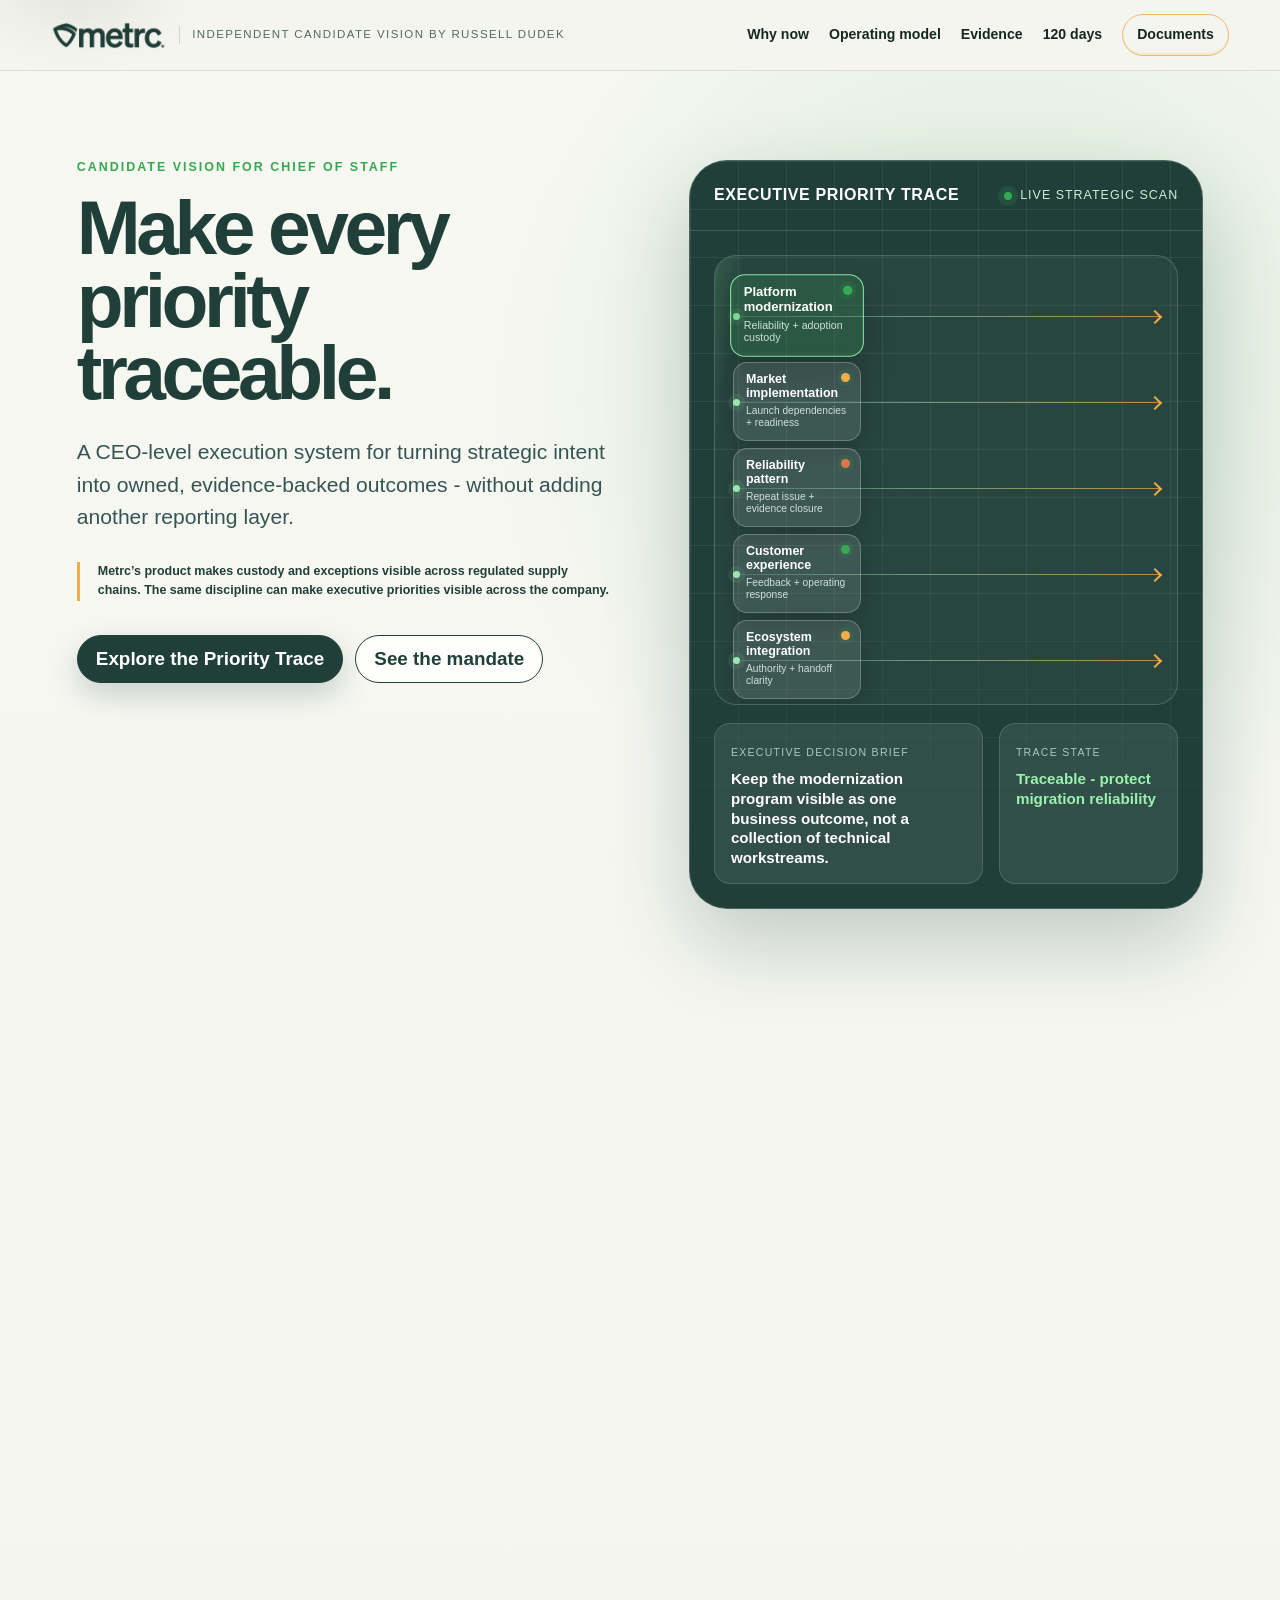
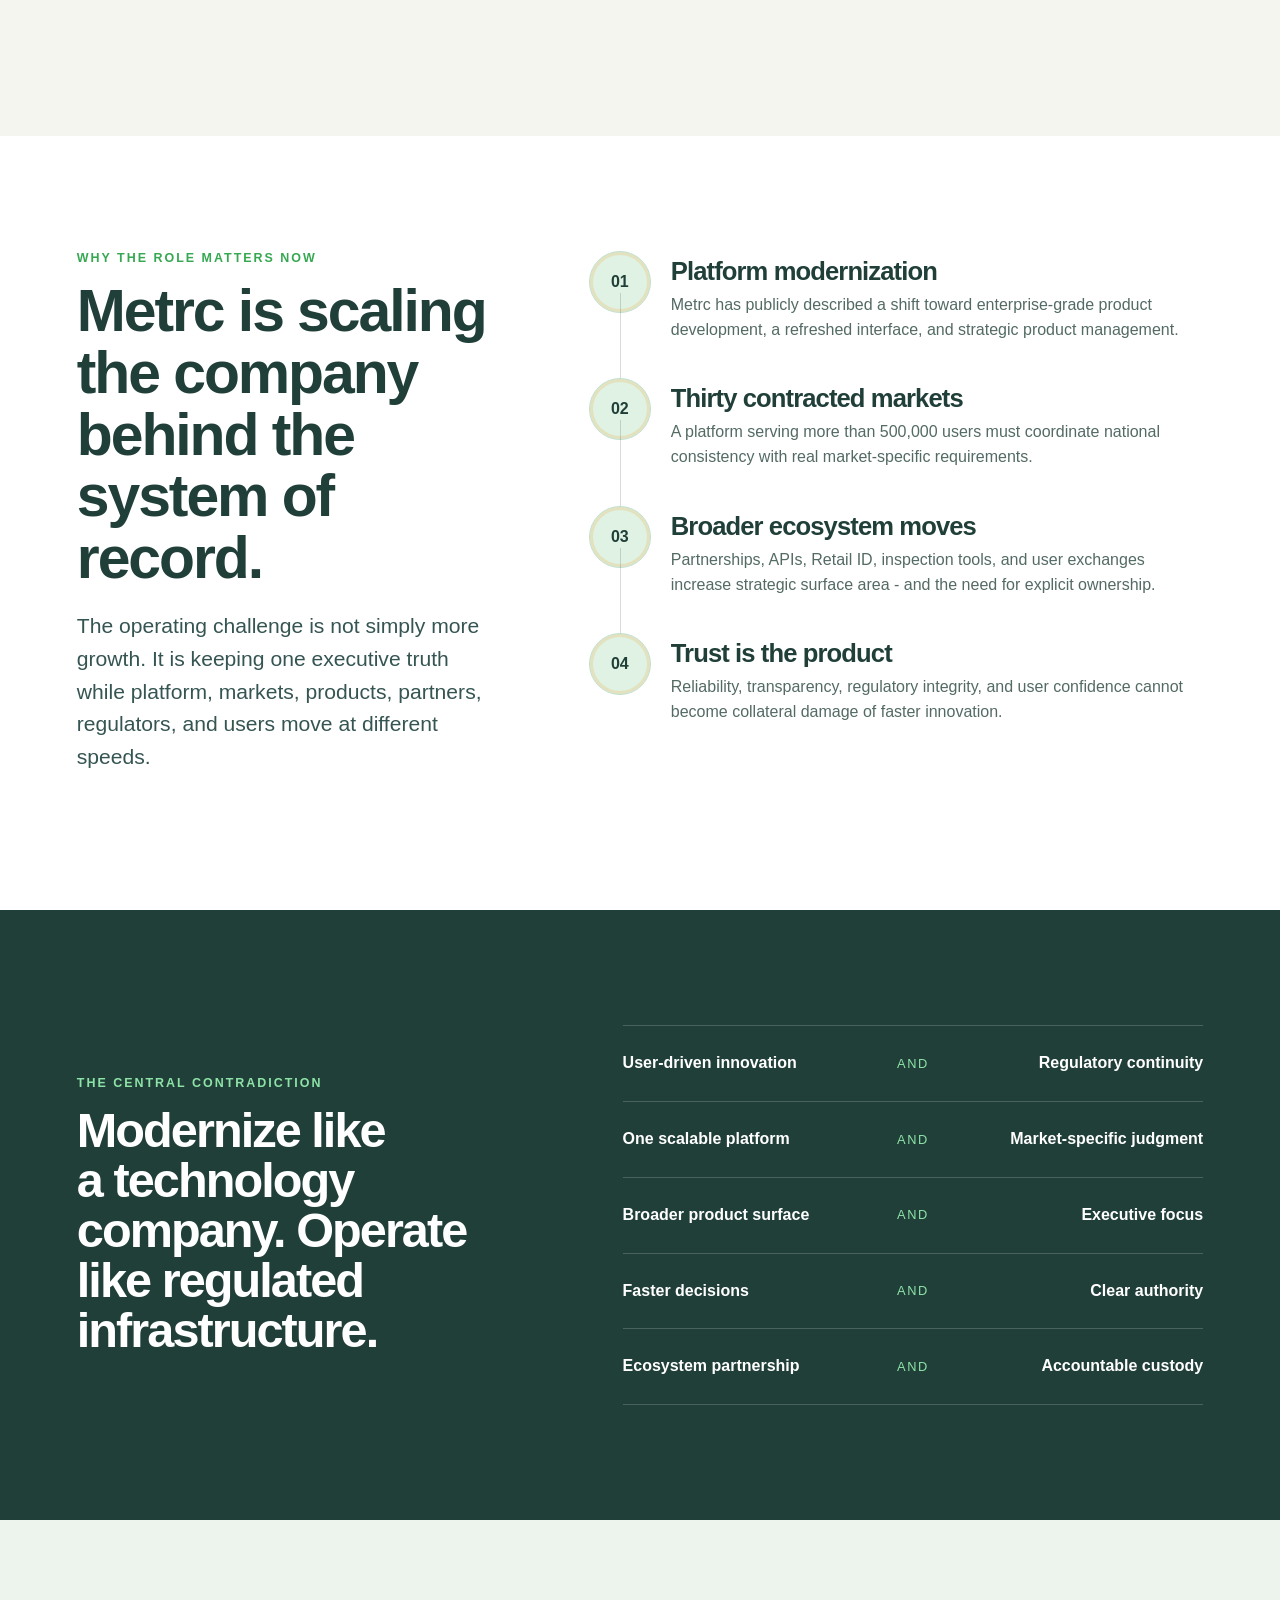
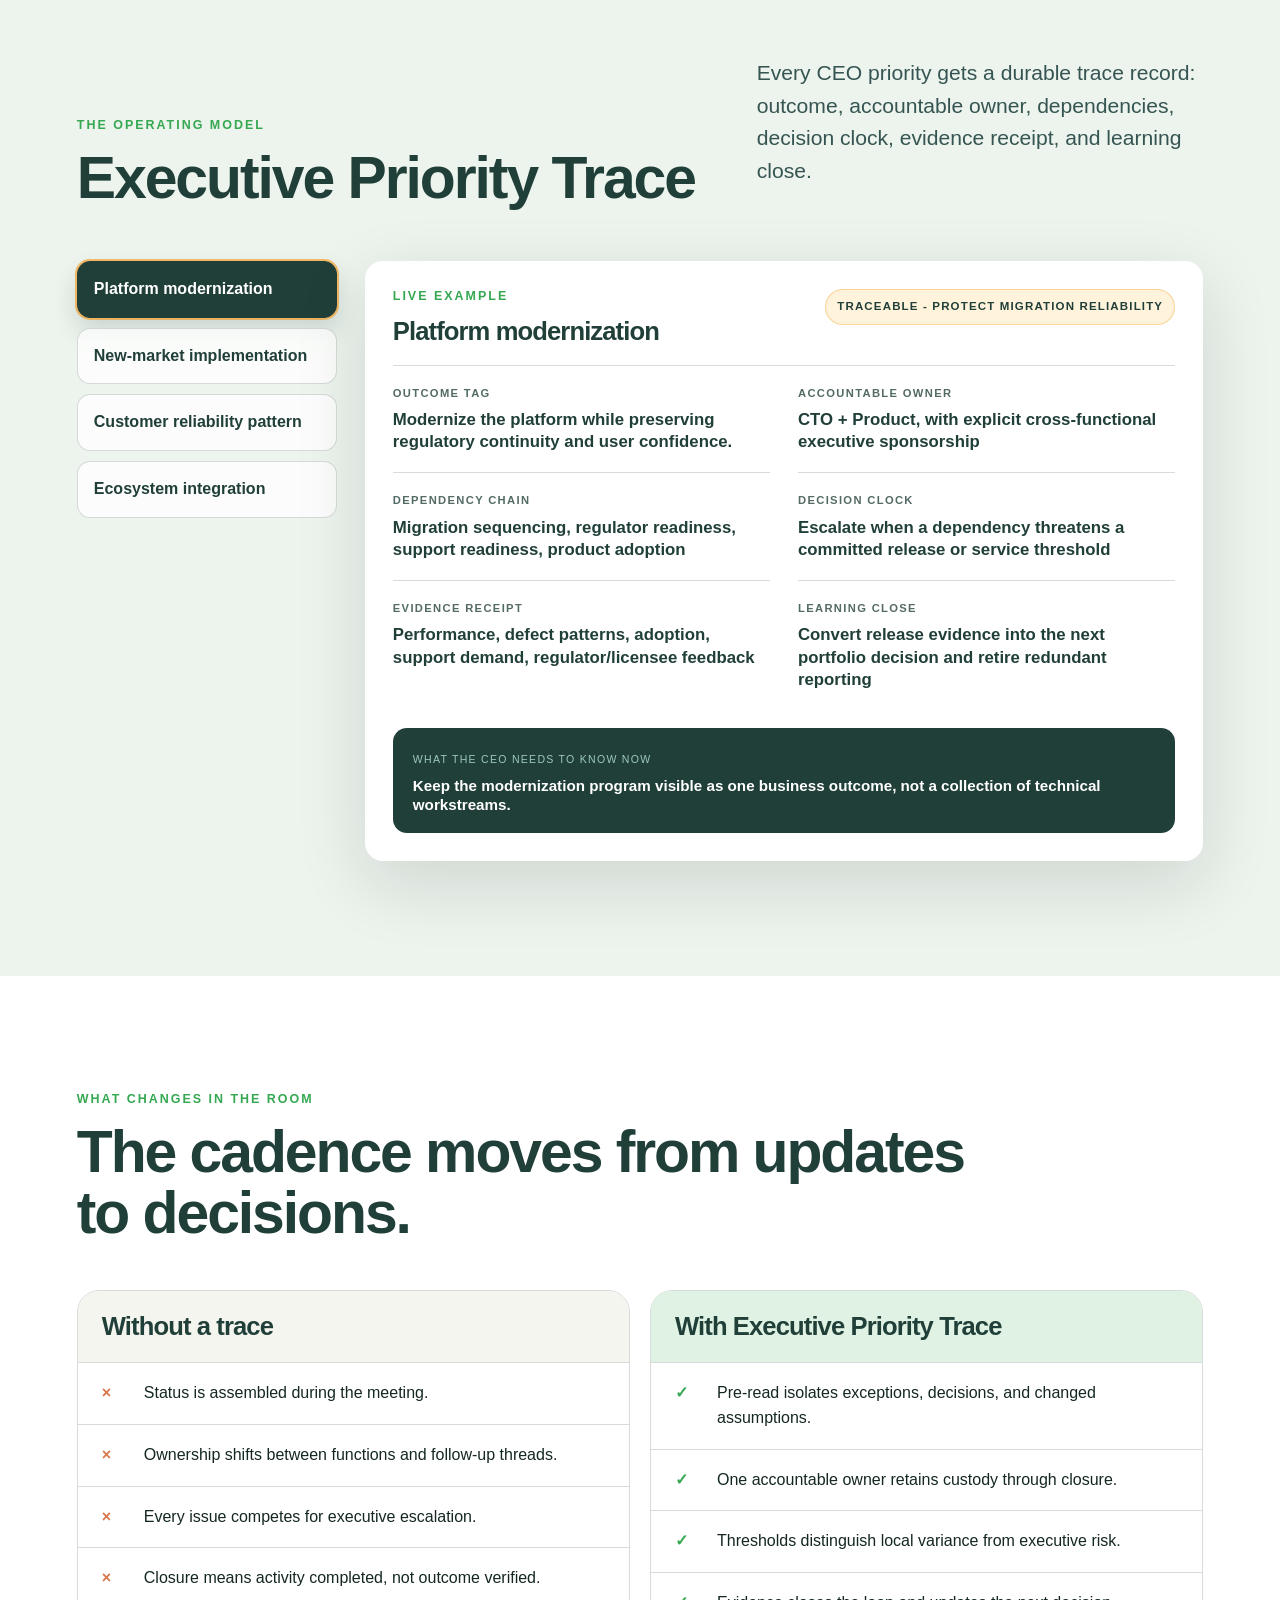
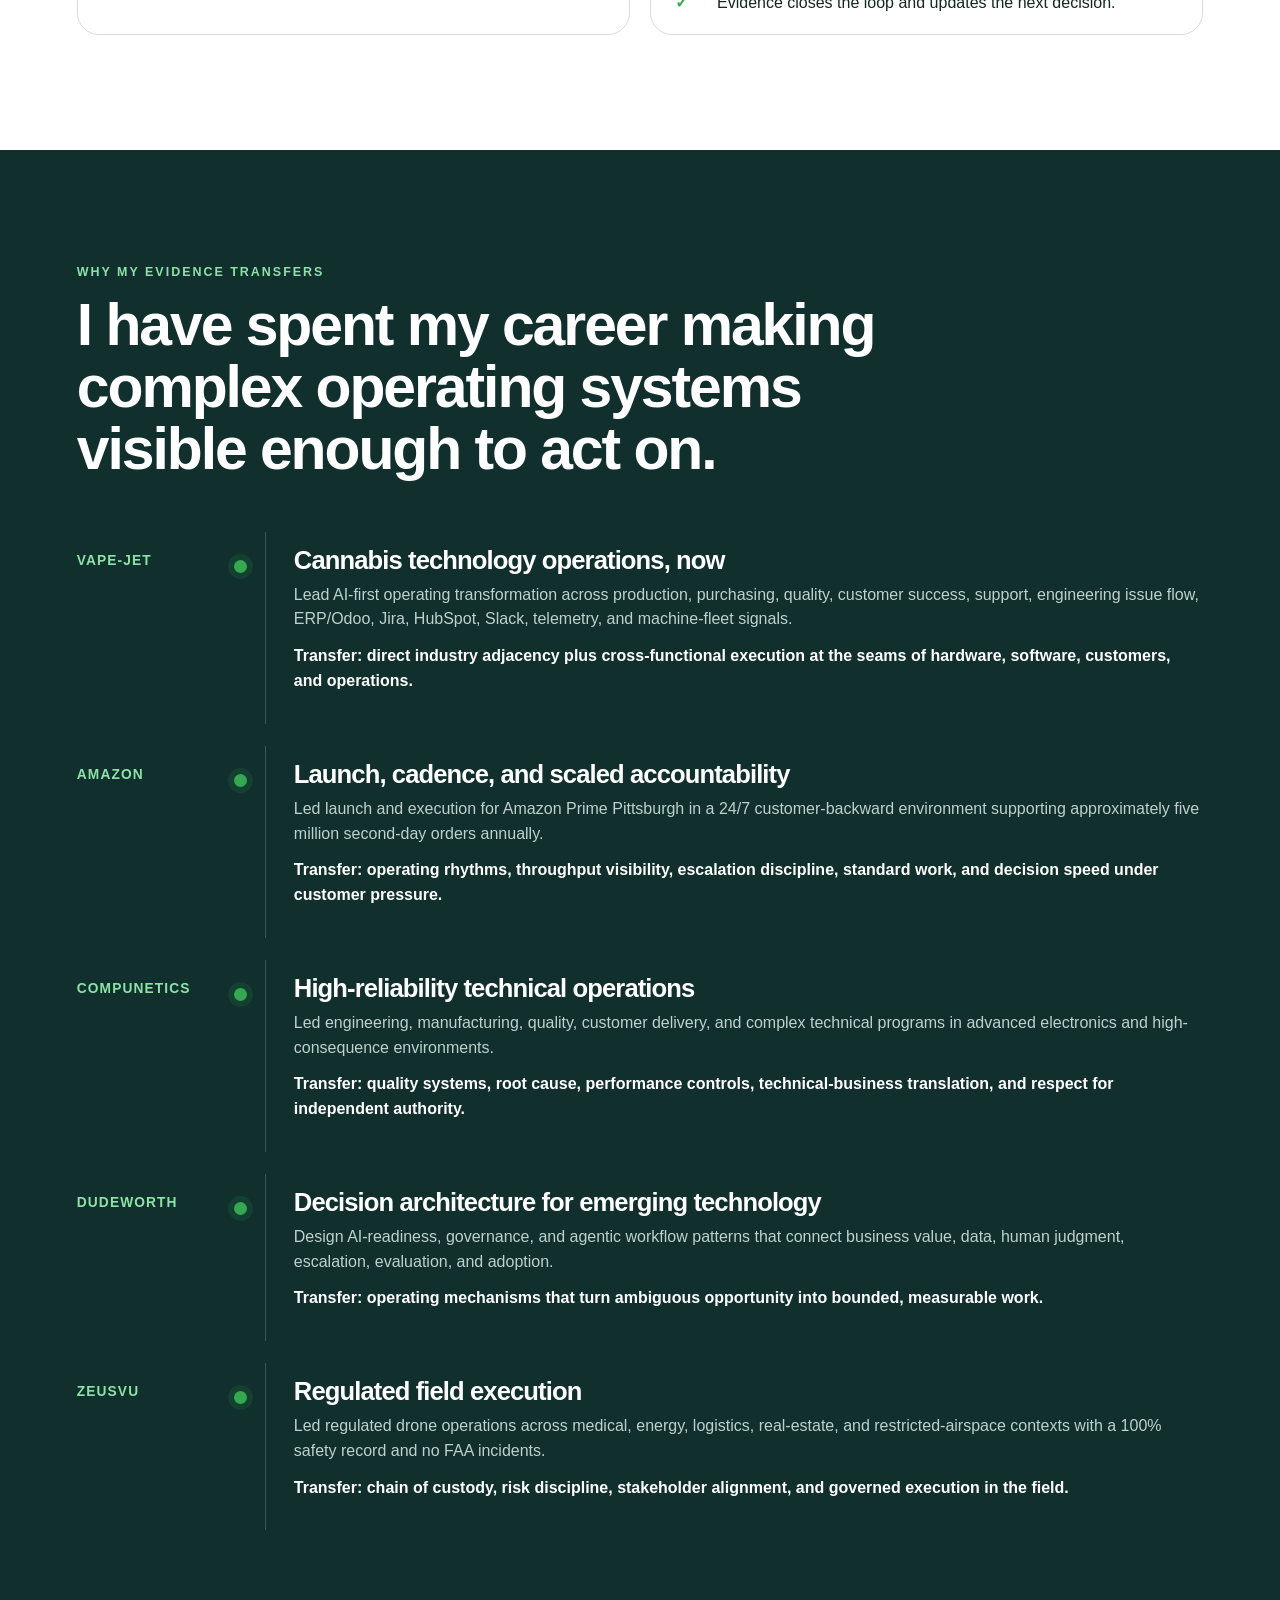
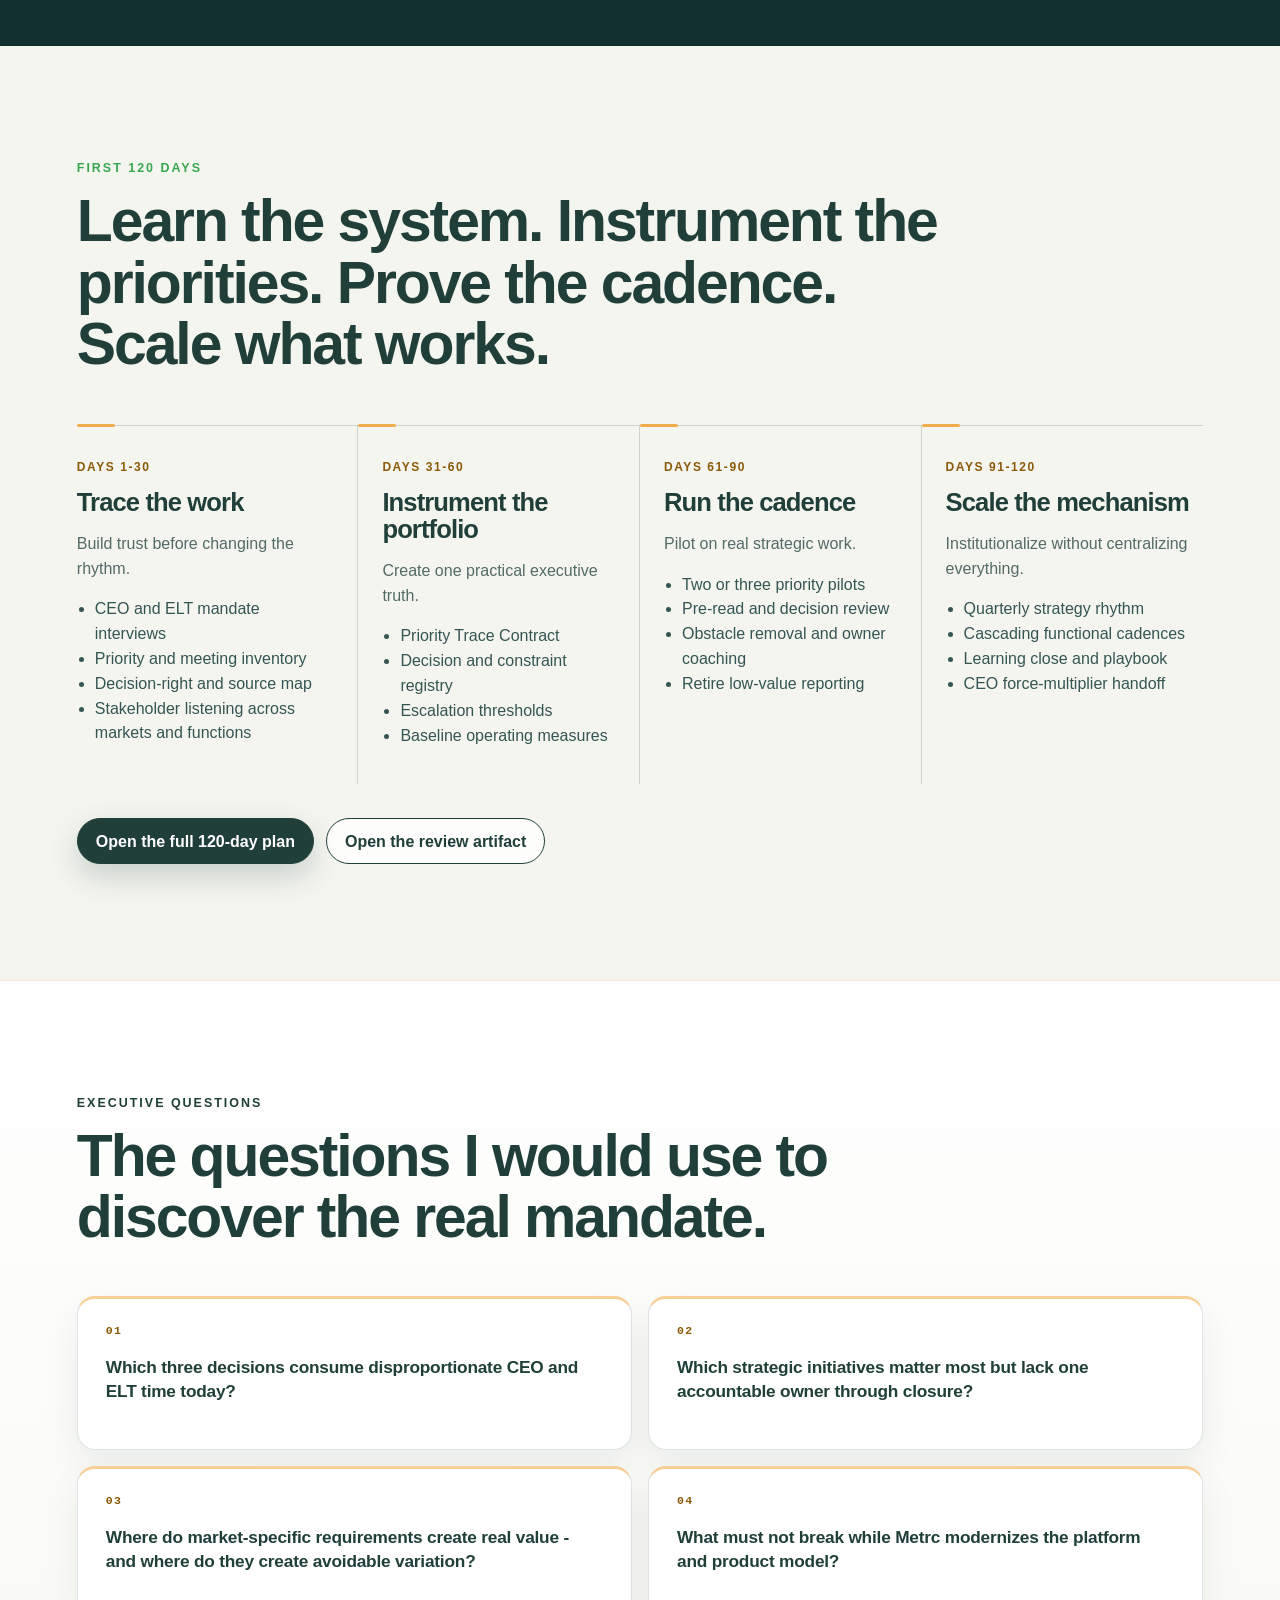
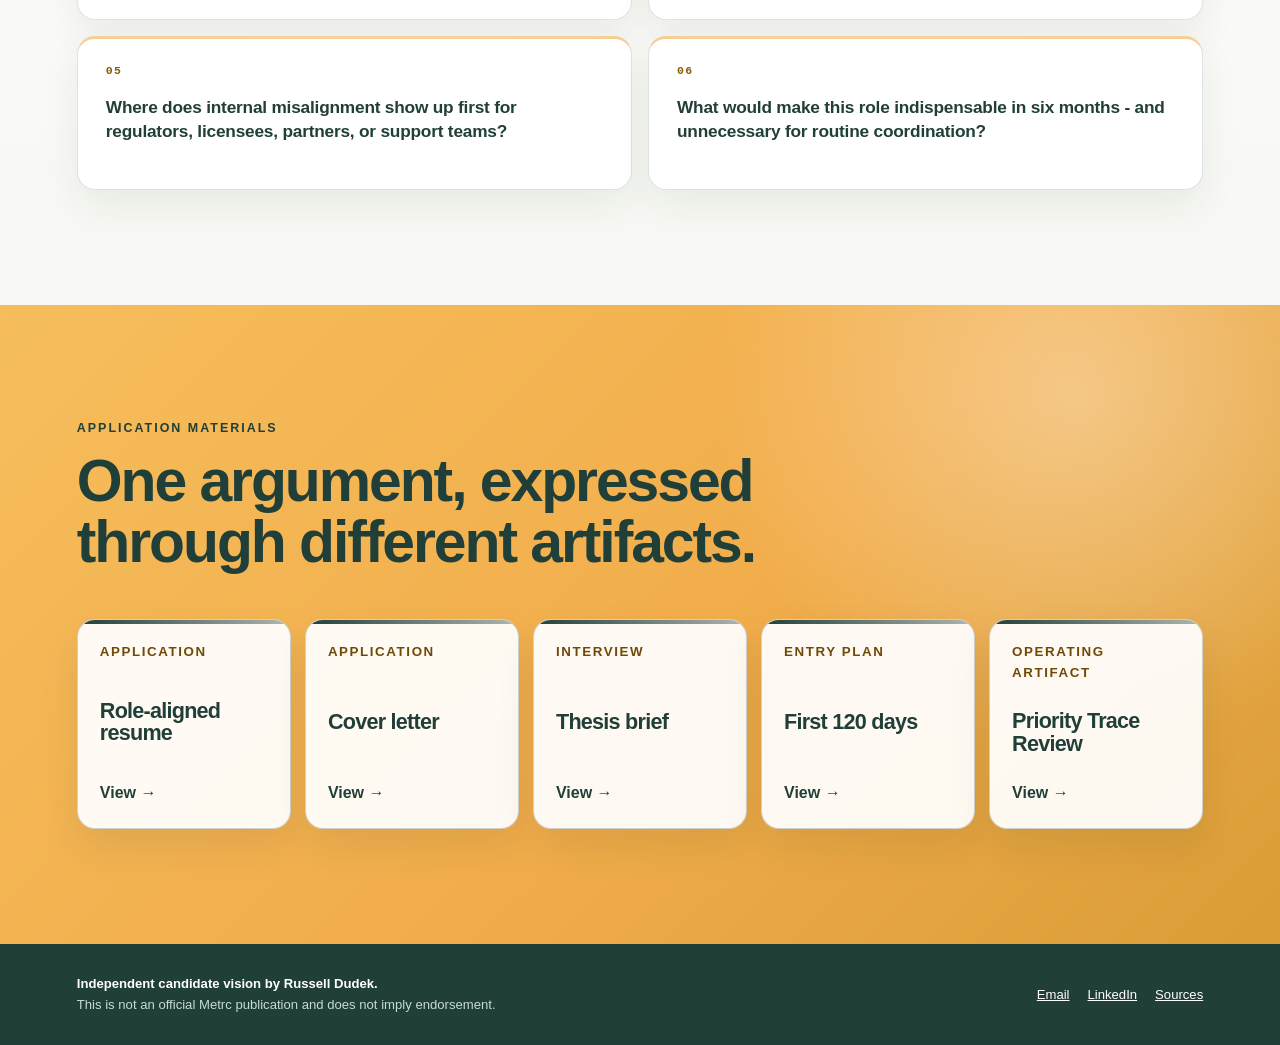
<file: index.html>
<!doctype html><html lang="en"><head><meta charset="utf-8"><meta name="viewport" content="width=device-width, initial-scale=1"><meta name="description" content="Independent candidate vision for Metrc Chief of Staff by Russell Dudek."><title>Metrc Chief of Staff Candidate Vision | Russell Dudek</title><link rel="stylesheet" href="styles.css"><link rel="stylesheet" href="homepage-v2.css"></head><body class=""><a class="skip-link" href="#main">Skip to content</a><header class="site-nav"><a class="brand-lockup" href="index.html" aria-label="Metrc Chief of Staff candidate vision home"><img class="company-logo" src="assets/brand/metrc-logo-forest.png" alt="Metrc"><span class="independent-label">Independent candidate vision by Russell Dudek</span></a><button class="menu-button" aria-expanded="false" aria-controls="site-links">Menu</button><nav class="nav-links" id="site-links" aria-label="Primary navigation"><a href="#moment">Why now</a><a href="#model">Operating model</a><a href="#evidence">Evidence</a><a href="#entry">120 days</a><a class="nav-cta" href="#documents">Documents</a></nav></header><main id="main"><section class="hero" aria-labelledby="hero-title"><div class="hero-inner"><div class="hero-copy"><p class="eyebrow">Candidate vision for Chief of Staff</p><h1 id="hero-title">Make every priority traceable.</h1><p class="lede">A CEO-level execution system for turning strategic intent into owned, evidence-backed outcomes - without adding another reporting layer.</p><p class="hero-note">Metrc’s product makes custody and exceptions visible across regulated supply chains. The same discipline can make executive priorities visible across the company.</p><div class="hero-actions"><a class="button primary" href="#model">Explore the Priority Trace</a><a class="button secondary" href="#moment">See the mandate</a></div></div><div class="trace-stage" aria-label="Animated Executive Priority Trace showing strategic initiatives and exception states"><div class="stage-header"><span class="stage-title">EXECUTIVE PRIORITY TRACE</span><span class="stage-status">Live strategic scan</span></div><div class="trace-field"><div class="trace-lanes" aria-hidden="true"><span class="trace-lane lane-1"></span><span class="trace-lane lane-2"></span><span class="trace-lane lane-3"></span><span class="trace-lane lane-4"></span><span class="trace-lane lane-5"></span></div><div class="scan-beam" aria-hidden="true"></div><div class="trace-tag tag-1 active"><strong>Platform modernization</strong><span>Reliability + adoption custody</span></div><div class="trace-tag tag-2 watch"><strong>Market implementation</strong><span>Launch dependencies + readiness</span></div><div class="trace-tag tag-3 alert"><strong>Reliability pattern</strong><span>Repeat issue + evidence closure</span></div><div class="trace-tag tag-4"><strong>Customer experience</strong><span>Feedback + operating response</span></div><div class="trace-tag tag-5 watch"><strong>Ecosystem integration</strong><span>Authority + handoff clarity</span></div></div><div class="trace-readout" aria-live="polite"><div class="readout-main"><span class="readout-label">Executive decision brief</span><div class="readout-value" id="heroDecision">Keep the modernization program visible as one business outcome, not a collection of technical workstreams.</div></div><div class="readout-state"><span class="readout-label">Trace state</span><div class="readout-value" id="heroState">Traceable - protect migration reliability</div></div></div></div></div></section><section class="section company-moment" id="moment"><div class="section-inner moment-grid"><div><p class="eyebrow">Why the role matters now</p><h2>Metrc is scaling the company behind the system of record.</h2><p class="lede">The operating challenge is not simply more growth. It is keeping one executive truth while platform, markets, products, partners, regulators, and users move at different speeds.</p></div><div class="moment-rail"><article class="moment-item"><div class="moment-number">01</div><div><h3>Platform modernization</h3><p>Metrc has publicly described a shift toward enterprise-grade product development, a refreshed interface, and strategic product management.</p></div></article><article class="moment-item"><div class="moment-number">02</div><div><h3>Thirty contracted markets</h3><p>A platform serving more than 500,000 users must coordinate national consistency with real market-specific requirements.</p></div></article><article class="moment-item"><div class="moment-number">03</div><div><h3>Broader ecosystem moves</h3><p>Partnerships, APIs, Retail ID, inspection tools, and user exchanges increase strategic surface area - and the need for explicit ownership.</p></div></article><article class="moment-item"><div class="moment-number">04</div><div><h3>Trust is the product</h3><p>Reliability, transparency, regulatory integrity, and user confidence cannot become collateral damage of faster innovation.</p></div></article></div></div></section><section class="section contradiction"><div class="section-inner contradiction-layout"><div><p class="eyebrow">The central contradiction</p><p class="contradiction-quote">Modernize like a technology company. Operate like regulated infrastructure.</p></div><div class="tension-list" aria-label="Operating tensions"><div class="tension"><span>User-driven innovation</span><i>and</i><span>Regulatory continuity</span></div><div class="tension"><span>One scalable platform</span><i>and</i><span>Market-specific judgment</span></div><div class="tension"><span>Broader product surface</span><i>and</i><span>Executive focus</span></div><div class="tension"><span>Faster decisions</span><i>and</i><span>Clear authority</span></div><div class="tension"><span>Ecosystem partnership</span><i>and</i><span>Accountable custody</span></div></div></div></section><section class="section model" id="model"><div class="section-inner"><div class="model-header"><div><p class="eyebrow">The operating model</p><h2>Executive Priority Trace</h2></div><p class="lede">Every CEO priority gets a durable trace record: outcome, accountable owner, dependencies, decision clock, evidence receipt, and learning close.</p></div><div class="scenario-panel"><div class="scenario-controls" role="tablist" aria-label="Priority scenarios"><button class="scenario-button" role="tab" aria-selected="true" data-scenario="modernization">Platform modernization</button><button class="scenario-button" role="tab" aria-selected="false" data-scenario="market">New-market implementation</button><button class="scenario-button" role="tab" aria-selected="false" data-scenario="reliability">Customer reliability pattern</button><button class="scenario-button" role="tab" aria-selected="false" data-scenario="ecosystem">Ecosystem integration</button></div><article class="trace-contract" role="tabpanel" aria-live="polite"><div class="contract-top"><div><p class="eyebrow">Live example</p><h3 id="scenarioLabel">Platform modernization</h3></div><div class="contract-state" id="contractState">Traceable - protect migration reliability</div></div><div class="contract-grid"><div class="contract-field"><span>Outcome tag</span><strong id="outcome"></strong></div><div class="contract-field"><span>Accountable owner</span><strong id="owner"></strong></div><div class="contract-field"><span>Dependency chain</span><strong id="dependencies"></strong></div><div class="contract-field"><span>Decision clock</span><strong id="clock"></strong></div><div class="contract-field"><span>Evidence receipt</span><strong id="evidence"></strong></div><div class="contract-field"><span>Learning close</span><strong id="learning"></strong></div></div><div class="decision-brief"><span class="readout-label">What the CEO needs to know now</span><div class="readout-value" id="decisionBrief"></div></div></article></div></div></section><section class="section room-change"><div class="section-inner"><p class="eyebrow">What changes in the room</p><h2>The cadence moves from updates to decisions.</h2><div class="room-grid"><div class="room-column before"><h3>Without a trace</h3><div class="room-row"><b>×</b><span>Status is assembled during the meeting.</span></div><div class="room-row"><b>×</b><span>Ownership shifts between functions and follow-up threads.</span></div><div class="room-row"><b>×</b><span>Every issue competes for executive escalation.</span></div><div class="room-row"><b>×</b><span>Closure means activity completed, not outcome verified.</span></div></div><div class="room-column after"><h3>With Executive Priority Trace</h3><div class="room-row"><b>✓</b><span>Pre-read isolates exceptions, decisions, and changed assumptions.</span></div><div class="room-row"><b>✓</b><span>One accountable owner retains custody through closure.</span></div><div class="room-row"><b>✓</b><span>Thresholds distinguish local variance from executive risk.</span></div><div class="room-row"><b>✓</b><span>Evidence closes the loop and updates the next decision.</span></div></div></div></div></section><section class="section evidence" id="evidence"><div class="section-inner"><p class="eyebrow">Why my evidence transfers</p><h2>I have spent my career making complex operating systems visible enough to act on.</h2><div class="evidence-map"><div class="evidence-role">Vape-Jet</div><div class="evidence-detail"><h3>Cannabis technology operations, now</h3><p>Lead AI-first operating transformation across production, purchasing, quality, customer success, support, engineering issue flow, ERP/Odoo, Jira, HubSpot, Slack, telemetry, and machine-fleet signals.</p><p class="transfer">Transfer: direct industry adjacency plus cross-functional execution at the seams of hardware, software, customers, and operations.</p></div><div class="evidence-role">Amazon</div><div class="evidence-detail"><h3>Launch, cadence, and scaled accountability</h3><p>Led launch and execution for Amazon Prime Pittsburgh in a 24/7 customer-backward environment supporting approximately five million second-day orders annually.</p><p class="transfer">Transfer: operating rhythms, throughput visibility, escalation discipline, standard work, and decision speed under customer pressure.</p></div><div class="evidence-role">Compunetics</div><div class="evidence-detail"><h3>High-reliability technical operations</h3><p>Led engineering, manufacturing, quality, customer delivery, and complex technical programs in advanced electronics and high-consequence environments.</p><p class="transfer">Transfer: quality systems, root cause, performance controls, technical-business translation, and respect for independent authority.</p></div><div class="evidence-role">DudeWorth</div><div class="evidence-detail"><h3>Decision architecture for emerging technology</h3><p>Design AI-readiness, governance, and agentic workflow patterns that connect business value, data, human judgment, escalation, evaluation, and adoption.</p><p class="transfer">Transfer: operating mechanisms that turn ambiguous opportunity into bounded, measurable work.</p></div><div class="evidence-role">ZeusVu</div><div class="evidence-detail"><h3>Regulated field execution</h3><p>Led regulated drone operations across medical, energy, logistics, real-estate, and restricted-airspace contexts with a 100% safety record and no FAA incidents.</p><p class="transfer">Transfer: chain of custody, risk discipline, stakeholder alignment, and governed execution in the field.</p></div></div></div></section><section class="section entry" id="entry"><div class="section-inner"><p class="eyebrow">First 120 days</p><h2>Learn the system. Instrument the priorities. Prove the cadence. Scale what works.</h2><div class="entry-phases"><article class="phase"><span class="phase-days">Days 1-30</span><h3>Trace the work</h3><p>Build trust before changing the rhythm.</p><ul><li>CEO and ELT mandate interviews</li><li>Priority and meeting inventory</li><li>Decision-right and source map</li><li>Stakeholder listening across markets and functions</li></ul></article><article class="phase"><span class="phase-days">Days 31-60</span><h3>Instrument the portfolio</h3><p>Create one practical executive truth.</p><ul><li>Priority Trace Contract</li><li>Decision and constraint registry</li><li>Escalation thresholds</li><li>Baseline operating measures</li></ul></article><article class="phase"><span class="phase-days">Days 61-90</span><h3>Run the cadence</h3><p>Pilot on real strategic work.</p><ul><li>Two or three priority pilots</li><li>Pre-read and decision review</li><li>Obstacle removal and owner coaching</li><li>Retire low-value reporting</li></ul></article><article class="phase"><span class="phase-days">Days 91-120</span><h3>Scale the mechanism</h3><p>Institutionalize without centralizing everything.</p><ul><li>Quarterly strategy rhythm</li><li>Cascading functional cadences</li><li>Learning close and playbook</li><li>CEO force-multiplier handoff</li></ul></article></div><div class="hero-actions"><a class="button primary" href="120-day-plan.html">Open the full 120-day plan</a><a class="button secondary" href="priority-trace-review.html">Open the review artifact</a></div></div></section><section class="section questions"><div class="section-inner"><p class="eyebrow">Executive questions</p><h2>The questions I would use to discover the real mandate.</h2><div class="question-list"><div class="question"><span>01</span>Which three decisions consume disproportionate CEO and ELT time today?</div><div class="question"><span>02</span>Which strategic initiatives matter most but lack one accountable owner through closure?</div><div class="question"><span>03</span>Where do market-specific requirements create real value - and where do they create avoidable variation?</div><div class="question"><span>04</span>What must not break while Metrc modernizes the platform and product model?</div><div class="question"><span>05</span>Where does internal misalignment show up first for regulators, licensees, partners, or support teams?</div><div class="question"><span>06</span>What would make this role indispensable in six months - and unnecessary for routine coordination?</div></div></div></section><section class="section docs" id="documents"><div class="section-inner"><p class="eyebrow">Application materials</p><h2>One argument, expressed through different artifacts.</h2><div class="doc-grid"><a class="doc-card" href="resume.html"><small>Application</small><h3>Role-aligned resume</h3><span>View →</span></a><a class="doc-card" href="cover-letter.html"><small>Application</small><h3>Cover letter</h3><span>View →</span></a><a class="doc-card" href="interview-brief.html"><small>Interview</small><h3>Thesis brief</h3><span>View →</span></a><a class="doc-card" href="120-day-plan.html"><small>Entry plan</small><h3>First 120 days</h3><span>View →</span></a><a class="doc-card" href="priority-trace-review.html"><small>Operating artifact</small><h3>Priority Trace Review</h3><span>View →</span></a></div></div></section></main><footer><div class="footer-inner"><div><strong>Independent candidate vision by Russell Dudek.</strong><br>This is not an official Metrc publication and does not imply endorsement.</div><div class="footer-links"><a href="mailto:russelldudek@gmail.com">Email</a><a href="https://www.linkedin.com/in/russelldudek">LinkedIn</a><a href="source-notes.html">Sources</a></div></div></footer><script src="app.js"></script></body></html>
</file>
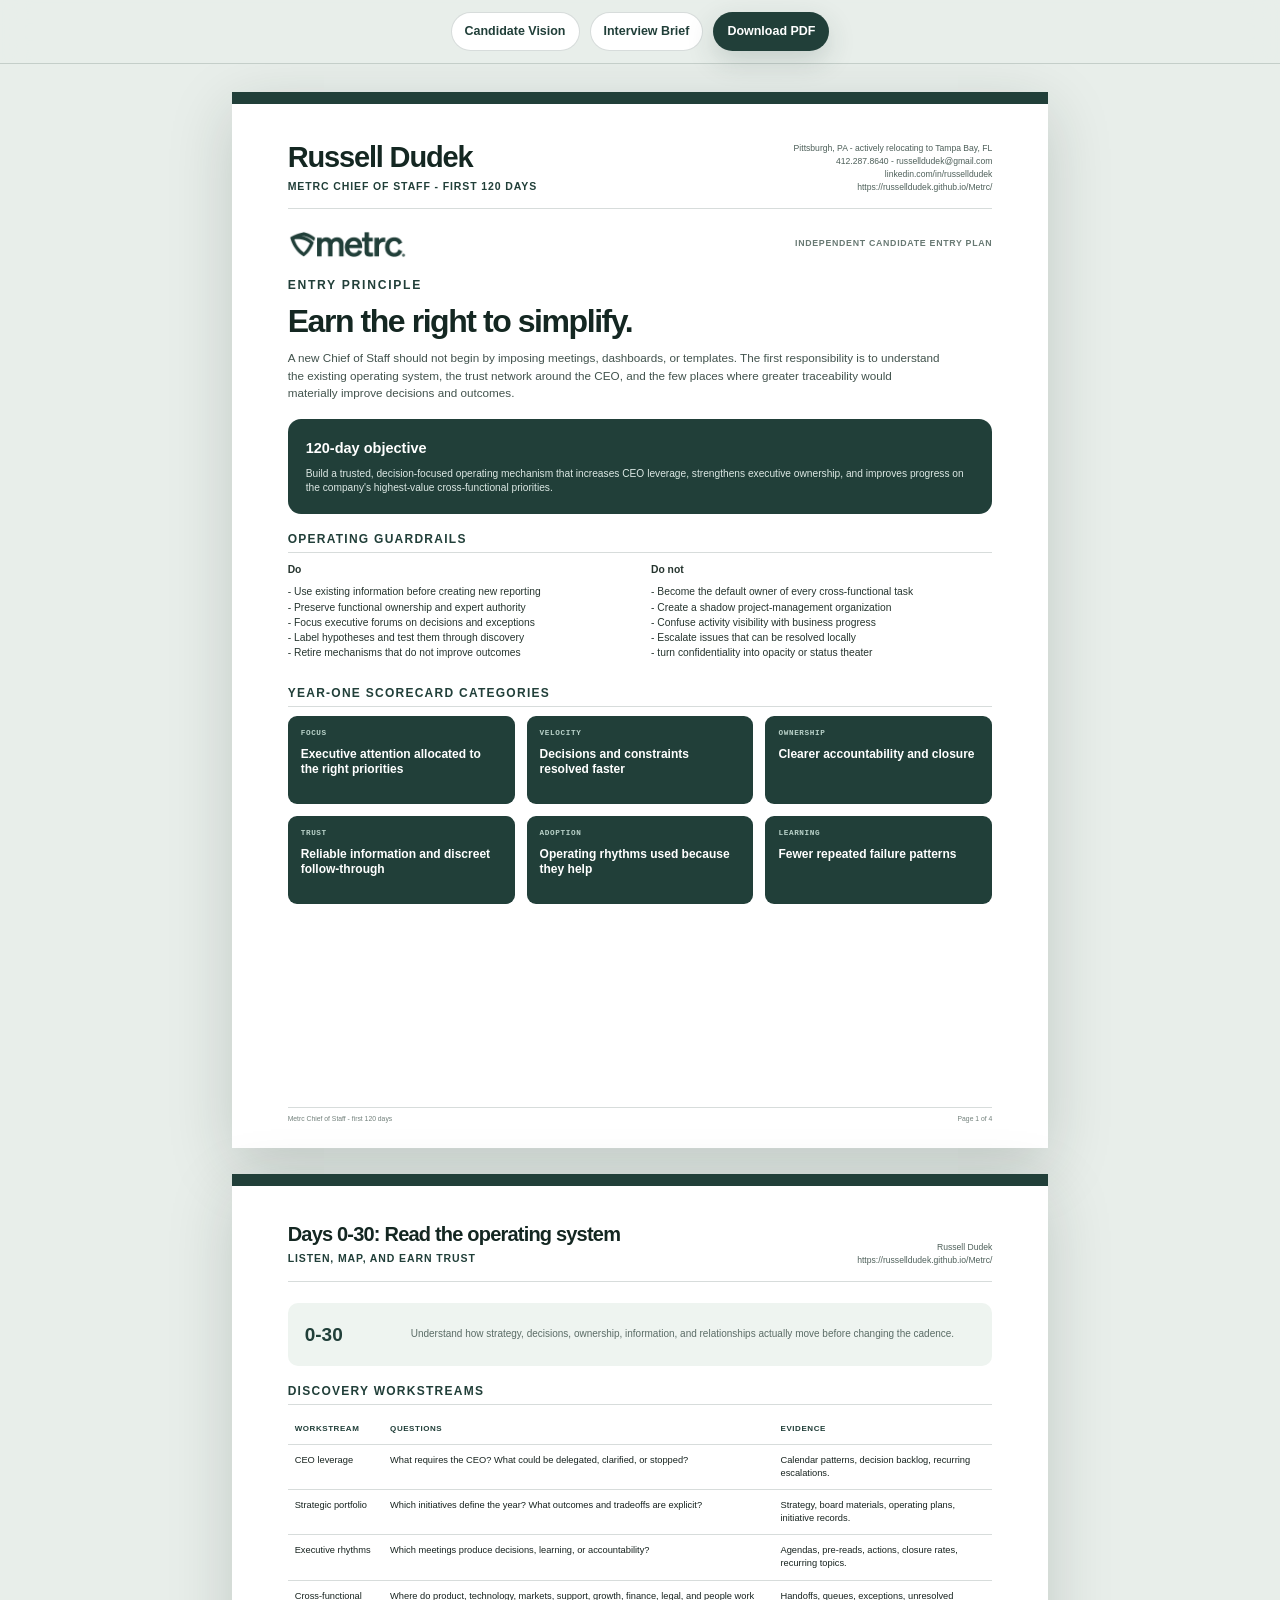
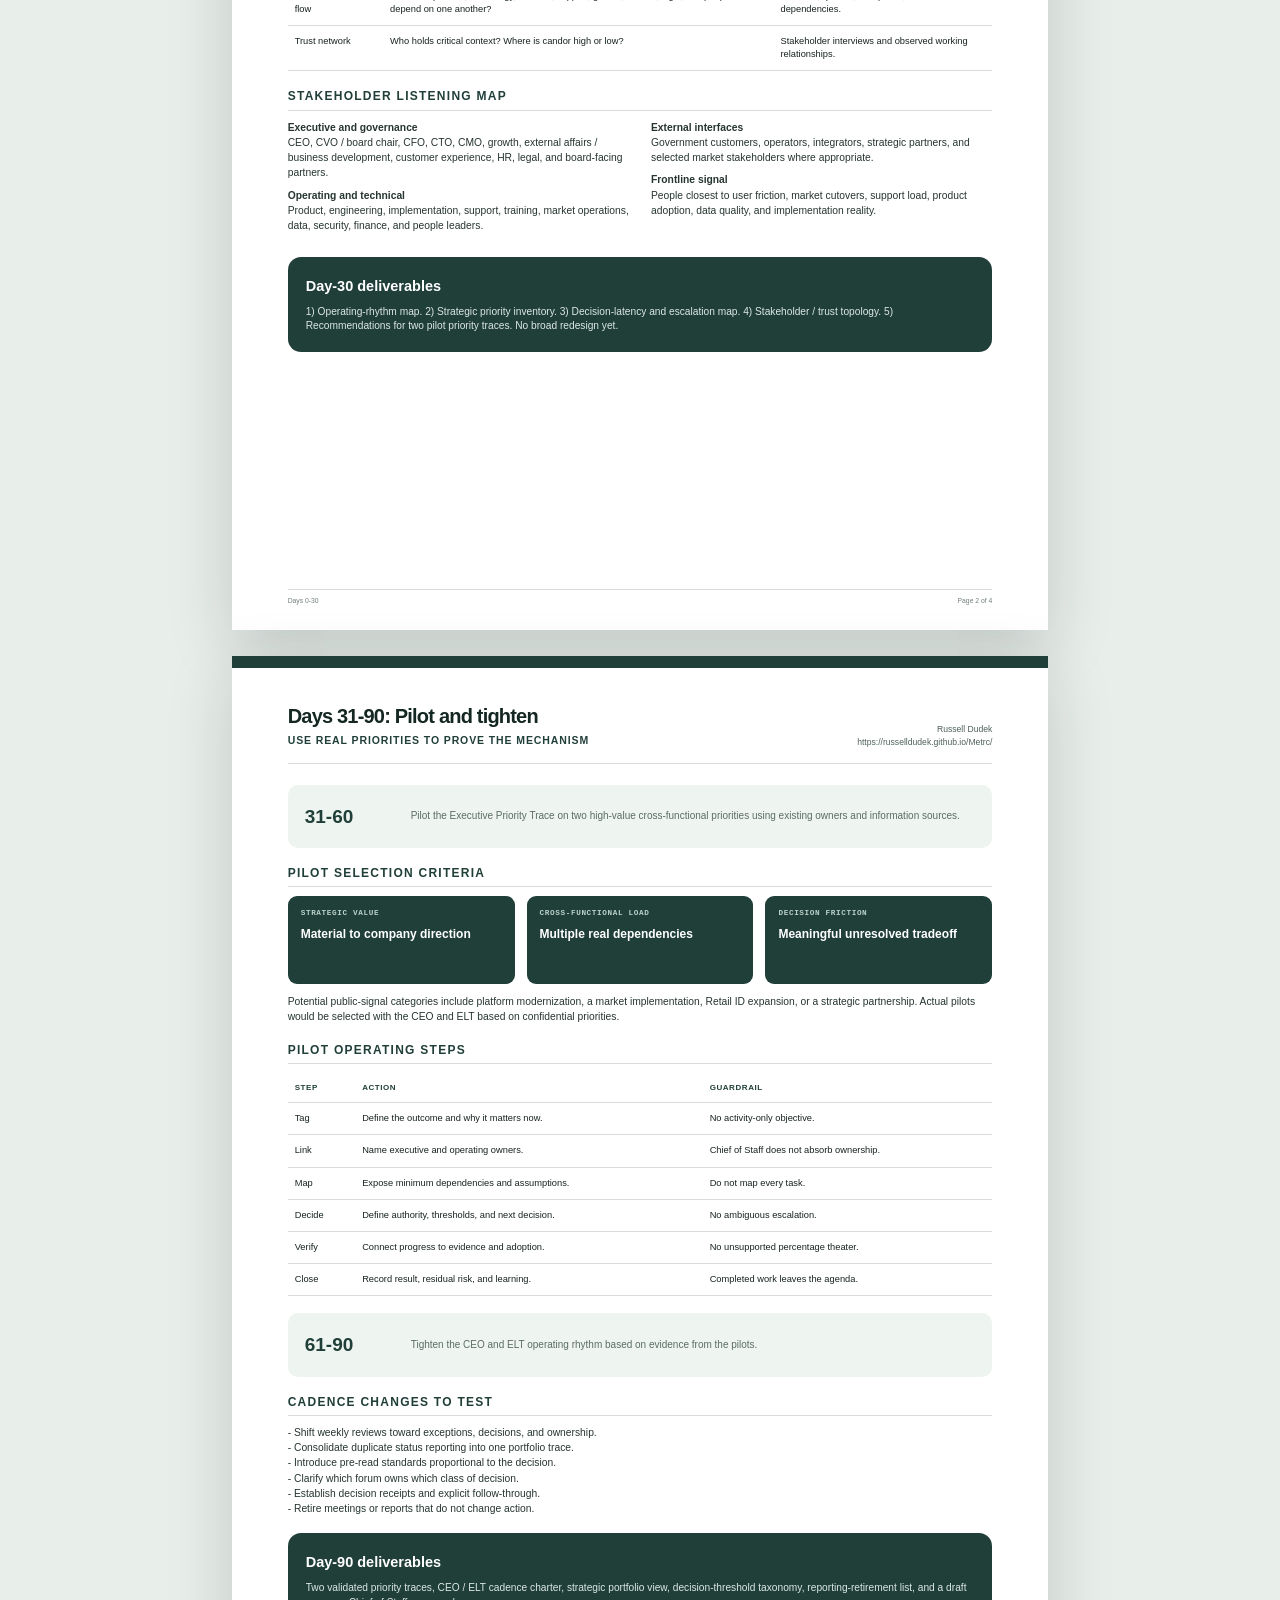
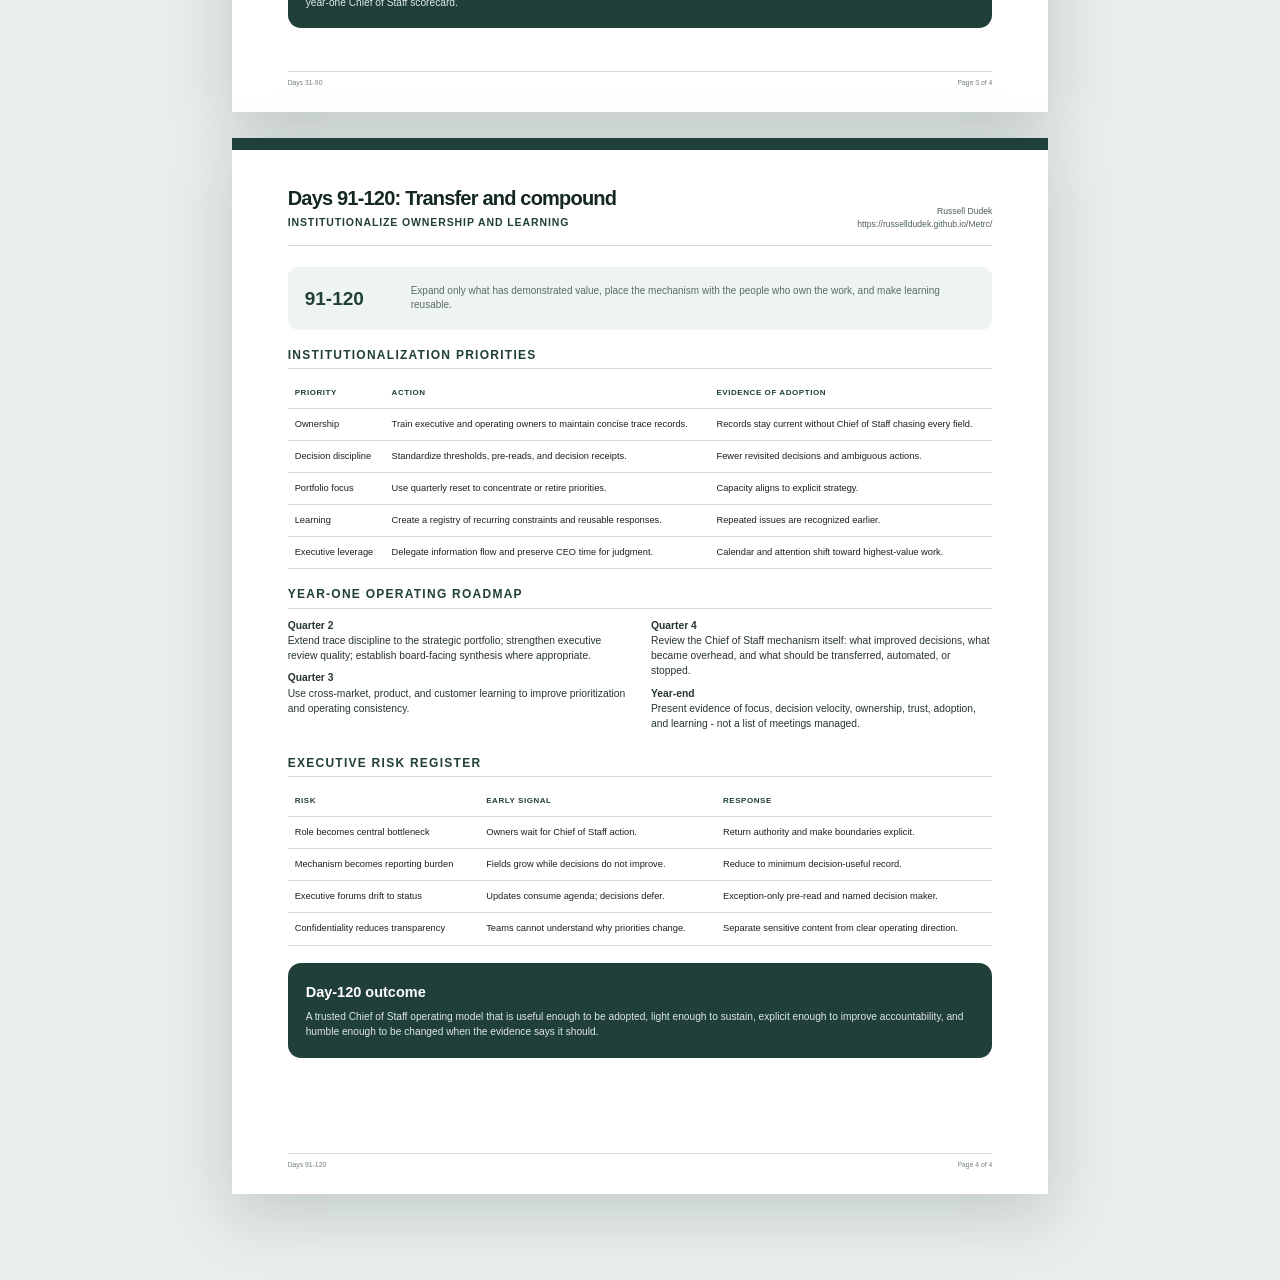
<file: 120-day-plan.html>
<!doctype html><html lang="en"><head><meta charset="utf-8"><meta name="viewport" content="width=device-width,initial-scale=1"><title>Metrc Chief of Staff - First 120 Days</title><link rel="stylesheet" href="styles.css"></head>
<body class="doc-body entry-doc"><nav class="doc-toolbar screen-only"><a class="btn btn-secondary btn-small" href="index.html">Candidate Vision</a><a class="btn btn-secondary btn-small" href="interview-brief.html">Interview Brief</a><a class="btn btn-primary btn-small" href="docs/metrc-chief-of-staff-first-120-days.pdf" download>Download PDF</a></nav>
<main class="doc-stack">
<section class="doc-page report-page">
<header class="doc-header"><div><div class="doc-name">Russell Dudek</div><div class="doc-role">Metrc Chief of Staff - First 120 Days</div></div><div class="doc-contact">Pittsburgh, PA - actively relocating to Tampa Bay, FL<br>412.287.8640 - russelldudek@gmail.com<br>linkedin.com/in/russelldudek<br>https://russelldudek.github.io/Metrc/</div></header>
<div class="doc-company"><img src="assets/brand/metrc-logo-forest.png" alt="Metrc"><span>Independent candidate entry plan</span></div>
<div class="eyebrow">Entry principle</div><h1 class="doc-page-title">Earn the right to simplify.</h1><p class="doc-lede">A new Chief of Staff should not begin by imposing meetings, dashboards, or templates. The first responsibility is to understand the existing operating system, the trust network around the CEO, and the few places where greater traceability would materially improve decisions and outcomes.</p>
<div class="doc-callout"><h3>120-day objective</h3><p>Build a trusted, decision-focused operating mechanism that increases CEO leverage, strengthens executive ownership, and improves progress on the company's highest-value cross-functional priorities.</p></div>
<section class="doc-section"><h2>Operating guardrails</h2><div class="doc-grid-2"><div><p><strong>Do</strong></p><p>- Use existing information before creating new reporting<br>- Preserve functional ownership and expert authority<br>- Focus executive forums on decisions and exceptions<br>- Label hypotheses and test them through discovery<br>- Retire mechanisms that do not improve outcomes</p></div><div><p><strong>Do not</strong></p><p>- Become the default owner of every cross-functional task<br>- Create a shadow project-management organization<br>- Confuse activity visibility with business progress<br>- Escalate issues that can be resolved locally<br>- turn confidentiality into opacity or status theater</p></div></div></section>
<section class="doc-section"><h2>Year-one scorecard categories</h2><div class="doc-grid-3"><div class="doc-kpi"><span>Focus</span><strong>Executive attention allocated to the right priorities</strong></div><div class="doc-kpi"><span>Velocity</span><strong>Decisions and constraints resolved faster</strong></div><div class="doc-kpi"><span>Ownership</span><strong>Clearer accountability and closure</strong></div><div class="doc-kpi"><span>Trust</span><strong>Reliable information and discreet follow-through</strong></div><div class="doc-kpi"><span>Adoption</span><strong>Operating rhythms used because they help</strong></div><div class="doc-kpi"><span>Learning</span><strong>Fewer repeated failure patterns</strong></div></div></section>
<footer class="doc-footer"><span>Metrc Chief of Staff - first 120 days</span><span>Page 1 of 4</span></footer>
</section>

<section class="doc-page report-page">
<header class="doc-header"><div><div class="doc-name" style="font-size:20px">Days 0-30: Read the operating system</div><div class="doc-role">Listen, map, and earn trust</div></div><div class="doc-contact">Russell Dudek<br>https://russelldudek.github.io/Metrc/</div></header>
<div class="phase-banner"><strong>0-30</strong><span>Understand how strategy, decisions, ownership, information, and relationships actually move before changing the cadence.</span></div>
<section class="doc-section"><h2>Discovery workstreams</h2><table class="mini-table"><tr><th>Workstream</th><th>Questions</th><th>Evidence</th></tr><tr><td>CEO leverage</td><td>What requires the CEO? What could be delegated, clarified, or stopped?</td><td>Calendar patterns, decision backlog, recurring escalations.</td></tr><tr><td>Strategic portfolio</td><td>Which initiatives define the year? What outcomes and tradeoffs are explicit?</td><td>Strategy, board materials, operating plans, initiative records.</td></tr><tr><td>Executive rhythms</td><td>Which meetings produce decisions, learning, or accountability?</td><td>Agendas, pre-reads, actions, closure rates, recurring topics.</td></tr><tr><td>Cross-functional flow</td><td>Where do product, technology, markets, support, growth, finance, legal, and people work depend on one another?</td><td>Handoffs, queues, exceptions, unresolved dependencies.</td></tr><tr><td>Trust network</td><td>Who holds critical context? Where is candor high or low?</td><td>Stakeholder interviews and observed working relationships.</td></tr></table></section>
<section class="doc-section"><h2>Stakeholder listening map</h2><div class="doc-grid-2"><div><p><strong>Executive and governance</strong><br>CEO, CVO / board chair, CFO, CTO, CMO, growth, external affairs / business development, customer experience, HR, legal, and board-facing partners.</p><p><strong>Operating and technical</strong><br>Product, engineering, implementation, support, training, market operations, data, security, finance, and people leaders.</p></div><div><p><strong>External interfaces</strong><br>Government customers, operators, integrators, strategic partners, and selected market stakeholders where appropriate.</p><p><strong>Frontline signal</strong><br>People closest to user friction, market cutovers, support load, product adoption, data quality, and implementation reality.</p></div></div></section>
<div class="doc-callout"><h3>Day-30 deliverables</h3><p>1) Operating-rhythm map. 2) Strategic priority inventory. 3) Decision-latency and escalation map. 4) Stakeholder / trust topology. 5) Recommendations for two pilot priority traces. No broad redesign yet.</p></div>
<footer class="doc-footer"><span>Days 0-30</span><span>Page 2 of 4</span></footer>
</section>

<section class="doc-page report-page">
<header class="doc-header"><div><div class="doc-name" style="font-size:20px">Days 31-90: Pilot and tighten</div><div class="doc-role">Use real priorities to prove the mechanism</div></div><div class="doc-contact">Russell Dudek<br>https://russelldudek.github.io/Metrc/</div></header>
<div class="phase-banner"><strong>31-60</strong><span>Pilot the Executive Priority Trace on two high-value cross-functional priorities using existing owners and information sources.</span></div>
<section class="doc-section"><h2>Pilot selection criteria</h2><div class="doc-grid-3"><div class="doc-kpi"><span>Strategic value</span><strong>Material to company direction</strong></div><div class="doc-kpi"><span>Cross-functional load</span><strong>Multiple real dependencies</strong></div><div class="doc-kpi"><span>Decision friction</span><strong>Meaningful unresolved tradeoff</strong></div></div><p style="margin-top:10px">Potential public-signal categories include platform modernization, a market implementation, Retail ID expansion, or a strategic partnership. Actual pilots would be selected with the CEO and ELT based on confidential priorities.</p></section>
<section class="doc-section"><h2>Pilot operating steps</h2><table class="mini-table"><tr><th>Step</th><th>Action</th><th>Guardrail</th></tr><tr><td>Tag</td><td>Define the outcome and why it matters now.</td><td>No activity-only objective.</td></tr><tr><td>Link</td><td>Name executive and operating owners.</td><td>Chief of Staff does not absorb ownership.</td></tr><tr><td>Map</td><td>Expose minimum dependencies and assumptions.</td><td>Do not map every task.</td></tr><tr><td>Decide</td><td>Define authority, thresholds, and next decision.</td><td>No ambiguous escalation.</td></tr><tr><td>Verify</td><td>Connect progress to evidence and adoption.</td><td>No unsupported percentage theater.</td></tr><tr><td>Close</td><td>Record result, residual risk, and learning.</td><td>Completed work leaves the agenda.</td></tr></table></section>
<div class="phase-banner"><strong>61-90</strong><span>Tighten the CEO and ELT operating rhythm based on evidence from the pilots.</span></div>
<section class="doc-section"><h2>Cadence changes to test</h2><p>- Shift weekly reviews toward exceptions, decisions, and ownership.<br>- Consolidate duplicate status reporting into one portfolio trace.<br>- Introduce pre-read standards proportional to the decision.<br>- Clarify which forum owns which class of decision.<br>- Establish decision receipts and explicit follow-through.<br>- Retire meetings or reports that do not change action.</p></section>
<div class="doc-callout"><h3>Day-90 deliverables</h3><p>Two validated priority traces, CEO / ELT cadence charter, strategic portfolio view, decision-threshold taxonomy, reporting-retirement list, and a draft year-one Chief of Staff scorecard.</p></div>
<footer class="doc-footer"><span>Days 31-90</span><span>Page 3 of 4</span></footer>
</section>

<section class="doc-page report-page">
<header class="doc-header"><div><div class="doc-name" style="font-size:20px">Days 91-120: Transfer and compound</div><div class="doc-role">Institutionalize ownership and learning</div></div><div class="doc-contact">Russell Dudek<br>https://russelldudek.github.io/Metrc/</div></header>
<div class="phase-banner"><strong>91-120</strong><span>Expand only what has demonstrated value, place the mechanism with the people who own the work, and make learning reusable.</span></div>
<section class="doc-section"><h2>Institutionalization priorities</h2><table class="mini-table"><tr><th>Priority</th><th>Action</th><th>Evidence of adoption</th></tr><tr><td>Ownership</td><td>Train executive and operating owners to maintain concise trace records.</td><td>Records stay current without Chief of Staff chasing every field.</td></tr><tr><td>Decision discipline</td><td>Standardize thresholds, pre-reads, and decision receipts.</td><td>Fewer revisited decisions and ambiguous actions.</td></tr><tr><td>Portfolio focus</td><td>Use quarterly reset to concentrate or retire priorities.</td><td>Capacity aligns to explicit strategy.</td></tr><tr><td>Learning</td><td>Create a registry of recurring constraints and reusable responses.</td><td>Repeated issues are recognized earlier.</td></tr><tr><td>Executive leverage</td><td>Delegate information flow and preserve CEO time for judgment.</td><td>Calendar and attention shift toward highest-value work.</td></tr></table></section>
<section class="doc-section"><h2>Year-one operating roadmap</h2><div class="doc-grid-2"><div><p><strong>Quarter 2</strong><br>Extend trace discipline to the strategic portfolio; strengthen executive review quality; establish board-facing synthesis where appropriate.</p><p><strong>Quarter 3</strong><br>Use cross-market, product, and customer learning to improve prioritization and operating consistency.</p></div><div><p><strong>Quarter 4</strong><br>Review the Chief of Staff mechanism itself: what improved decisions, what became overhead, and what should be transferred, automated, or stopped.</p><p><strong>Year-end</strong><br>Present evidence of focus, decision velocity, ownership, trust, adoption, and learning - not a list of meetings managed.</p></div></div></section>
<section class="doc-section"><h2>Executive risk register</h2><table class="mini-table"><tr><th>Risk</th><th>Early signal</th><th>Response</th></tr><tr><td>Role becomes central bottleneck</td><td>Owners wait for Chief of Staff action.</td><td>Return authority and make boundaries explicit.</td></tr><tr><td>Mechanism becomes reporting burden</td><td>Fields grow while decisions do not improve.</td><td>Reduce to minimum decision-useful record.</td></tr><tr><td>Executive forums drift to status</td><td>Updates consume agenda; decisions defer.</td><td>Exception-only pre-read and named decision maker.</td></tr><tr><td>Confidentiality reduces transparency</td><td>Teams cannot understand why priorities change.</td><td>Separate sensitive content from clear operating direction.</td></tr></table></section>
<div class="doc-callout"><h3>Day-120 outcome</h3><p>A trusted Chief of Staff operating model that is useful enough to be adopted, light enough to sustain, explicit enough to improve accountability, and humble enough to be changed when the evidence says it should.</p></div>
<footer class="doc-footer"><span>Days 91-120</span><span>Page 4 of 4</span></footer>
</section>
</main></body></html>
</file>
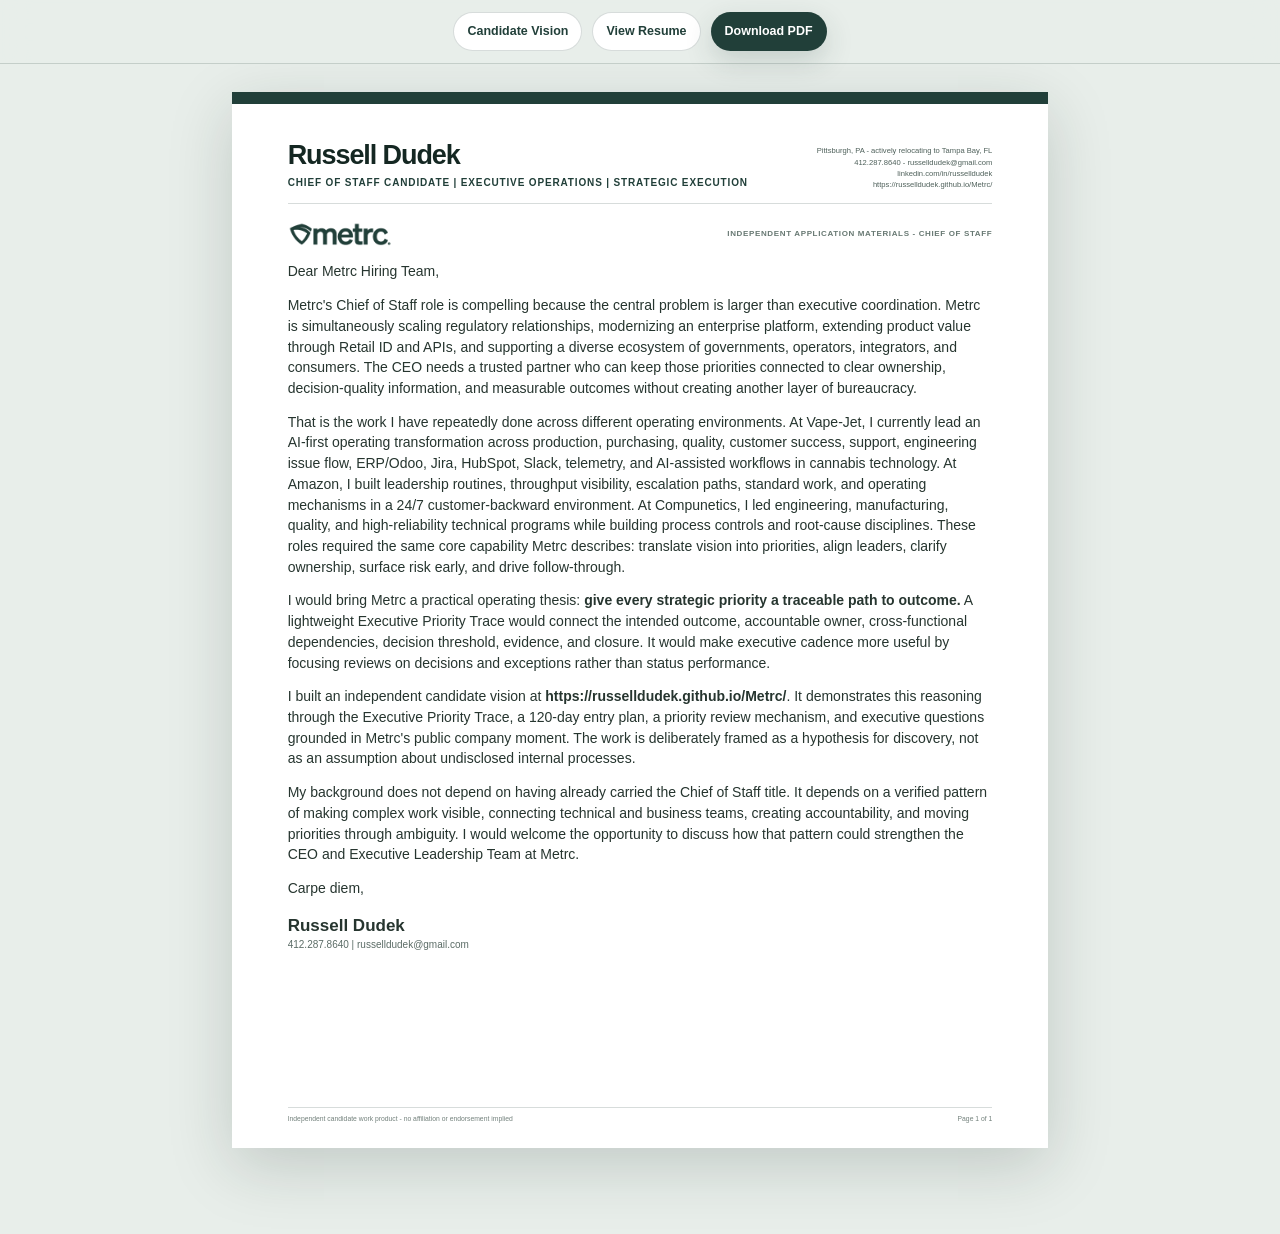
<file: cover-letter.html>
<!doctype html><html lang="en"><head><meta charset="utf-8"><meta name="viewport" content="width=device-width,initial-scale=1"><title>Russell Dudek - Metrc Chief of Staff Cover Letter</title><link rel="stylesheet" href="styles.css"></head>
<body class="doc-body"><nav class="doc-toolbar screen-only"><a class="btn btn-secondary btn-small" href="index.html">Candidate Vision</a><a class="btn btn-secondary btn-small" href="resume.html">View Resume</a><a class="btn btn-primary btn-small" href="docs/russell-dudek-metrc-chief-of-staff-cover-letter.pdf" download>Download PDF</a></nav>
<main class="doc-stack"><section class="doc-page">
<header class="doc-header"><div><div class="doc-name">Russell Dudek</div><div class="doc-role">Chief of Staff Candidate | Executive Operations | Strategic Execution</div></div><div class="doc-contact">Pittsburgh, PA - actively relocating to Tampa Bay, FL<br><a href="tel:+14122878640">412.287.8640</a> - <a href="mailto:russelldudek@gmail.com">russelldudek@gmail.com</a><br><a href="https://www.linkedin.com/in/russelldudek">linkedin.com/in/russelldudek</a><br><a href="https://russelldudek.github.io/Metrc/">https://russelldudek.github.io/Metrc/</a></div></header>
<div class="doc-company"><img src="assets/brand/metrc-logo-forest.png" alt="Metrc"><span>Independent application materials - Chief of Staff</span></div>
<div class="letter-body">
<p>Dear Metrc Hiring Team,</p>
<p>Metrc's Chief of Staff role is compelling because the central problem is larger than executive coordination. Metrc is simultaneously scaling regulatory relationships, modernizing an enterprise platform, extending product value through Retail ID and APIs, and supporting a diverse ecosystem of governments, operators, integrators, and consumers. The CEO needs a trusted partner who can keep those priorities connected to clear ownership, decision-quality information, and measurable outcomes without creating another layer of bureaucracy.</p>
<p>That is the work I have repeatedly done across different operating environments. At Vape-Jet, I currently lead an AI-first operating transformation across production, purchasing, quality, customer success, support, engineering issue flow, ERP/Odoo, Jira, HubSpot, Slack, telemetry, and AI-assisted workflows in cannabis technology. At Amazon, I built leadership routines, throughput visibility, escalation paths, standard work, and operating mechanisms in a 24/7 customer-backward environment. At Compunetics, I led engineering, manufacturing, quality, and high-reliability technical programs while building process controls and root-cause disciplines. These roles required the same core capability Metrc describes: translate vision into priorities, align leaders, clarify ownership, surface risk early, and drive follow-through.</p>
<p>I would bring Metrc a practical operating thesis: <strong>give every strategic priority a traceable path to outcome.</strong> A lightweight Executive Priority Trace would connect the intended outcome, accountable owner, cross-functional dependencies, decision threshold, evidence, and closure. It would make executive cadence more useful by focusing reviews on decisions and exceptions rather than status performance.</p>
<p>I built an independent candidate vision at <strong>https://russelldudek.github.io/Metrc/</strong>. It demonstrates this reasoning through the Executive Priority Trace, a 120-day entry plan, a priority review mechanism, and executive questions grounded in Metrc's public company moment. The work is deliberately framed as a hypothesis for discovery, not as an assumption about undisclosed internal processes.</p>
<p>My background does not depend on having already carried the Chief of Staff title. It depends on a verified pattern of making complex work visible, connecting technical and business teams, creating accountability, and moving priorities through ambiguity. I would welcome the opportunity to discuss how that pattern could strengthen the CEO and Executive Leadership Team at Metrc.</p>
<p>Carpe diem,</p>
<div class="signature"><strong>Russell Dudek</strong><span>412.287.8640 | russelldudek@gmail.com</span></div>
</div>
<footer class="doc-footer"><span>Independent candidate work product - no affiliation or endorsement implied</span><span>Page 1 of 1</span></footer>
</section></main></body></html>
</file>
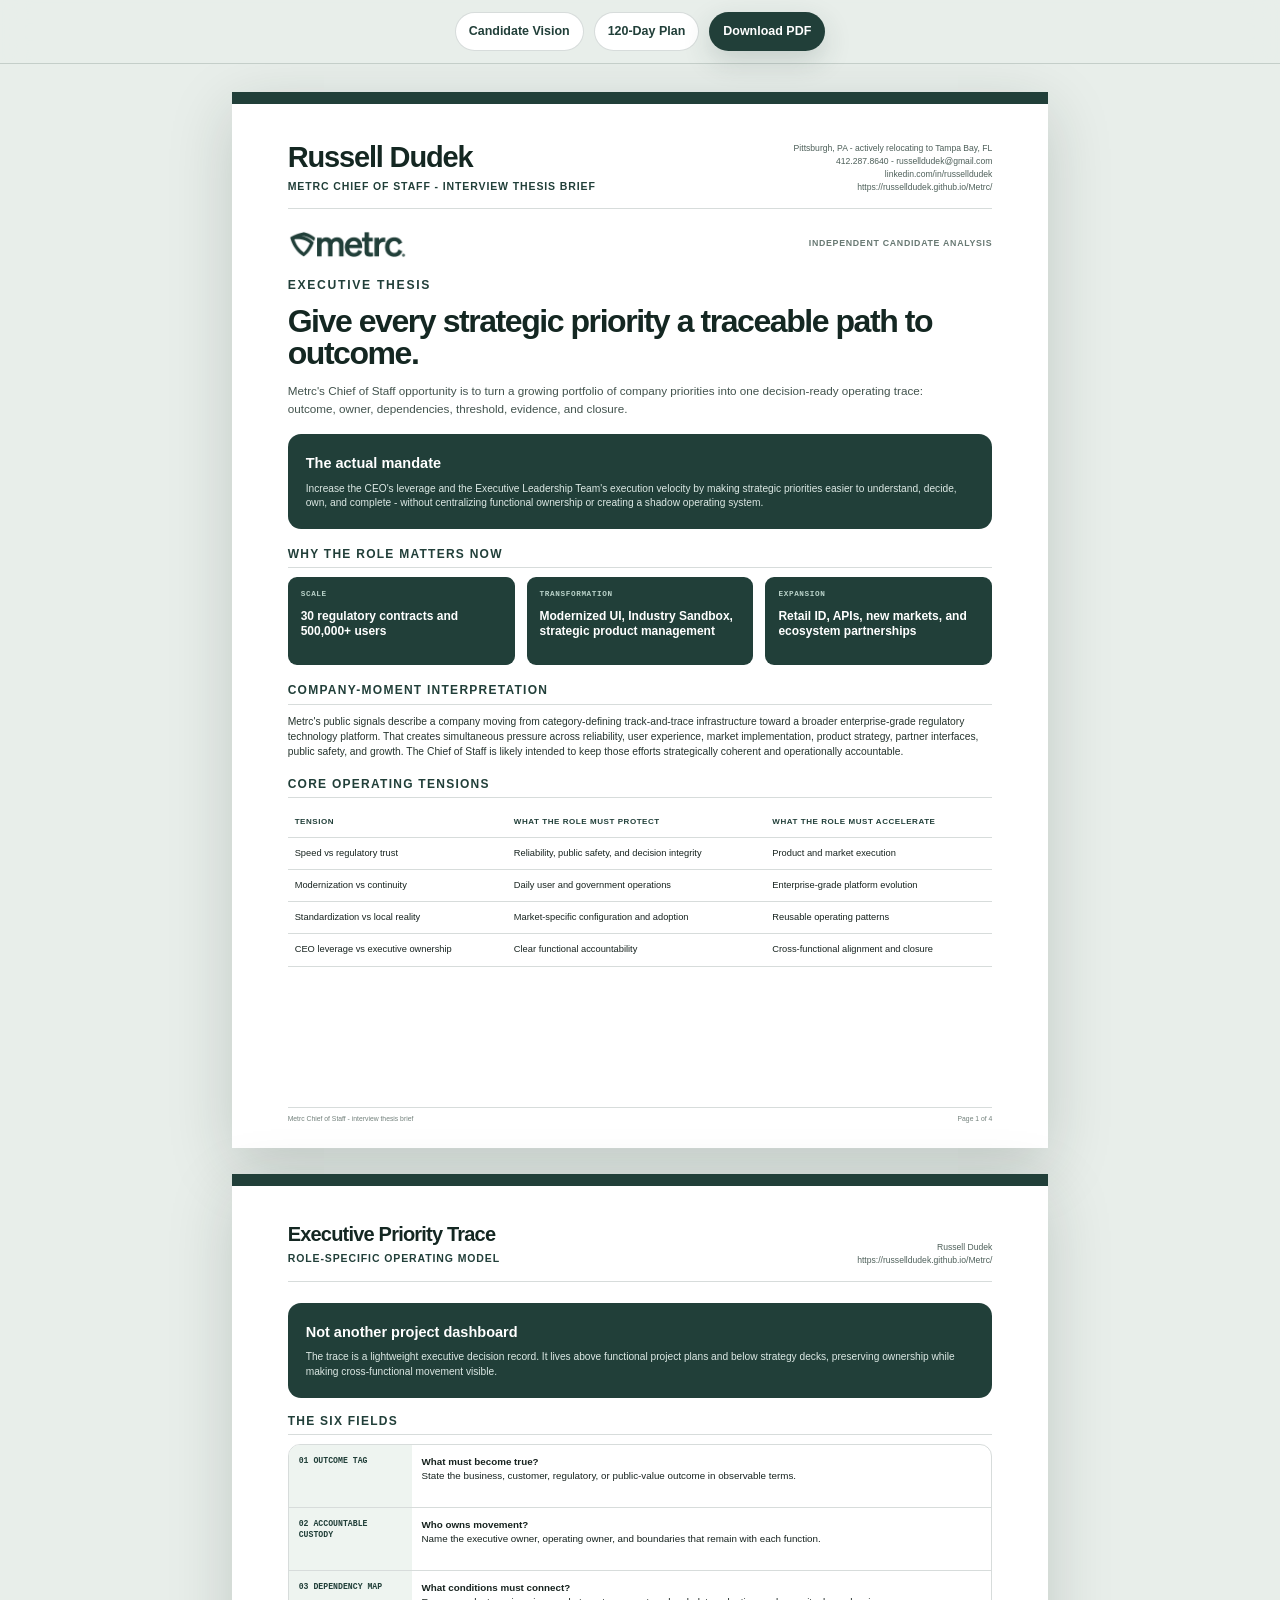
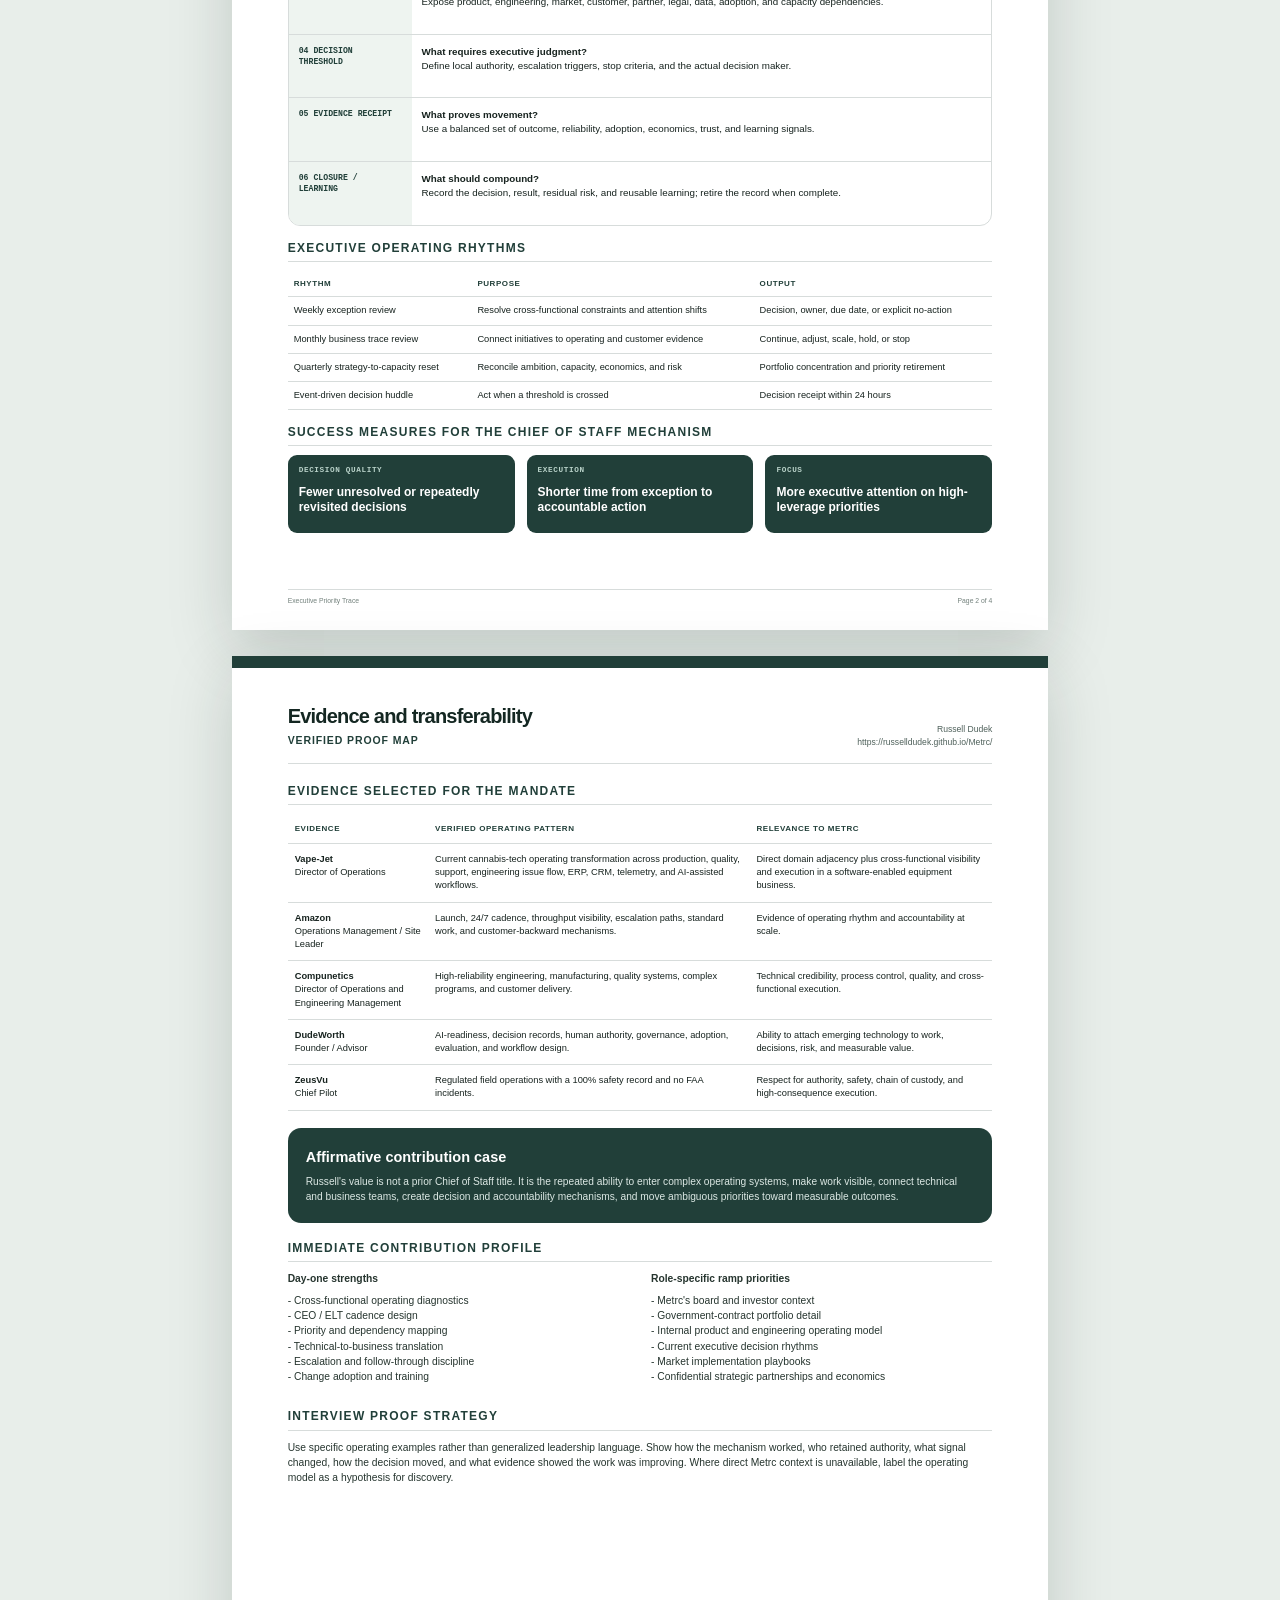
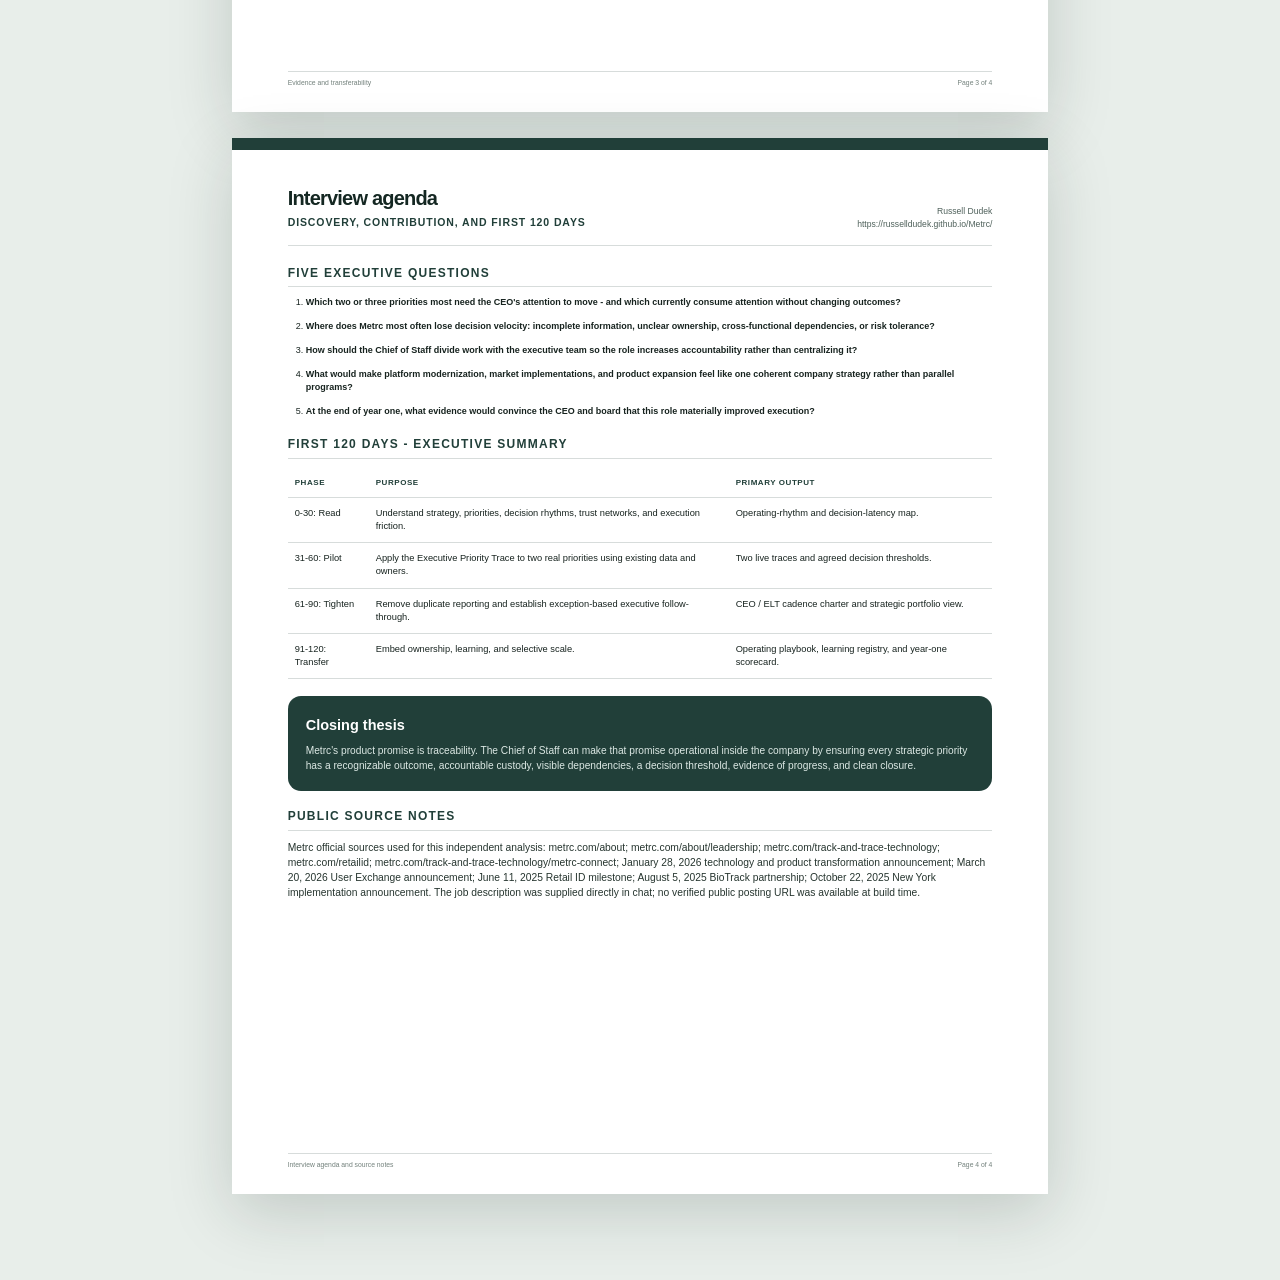
<file: interview-brief.html>
<!doctype html><html lang="en"><head><meta charset="utf-8"><meta name="viewport" content="width=device-width,initial-scale=1"><title>Metrc Chief of Staff Interview Thesis Brief</title><link rel="stylesheet" href="styles.css"></head>
<body class="doc-body interview-doc"><nav class="doc-toolbar screen-only"><a class="btn btn-secondary btn-small" href="index.html">Candidate Vision</a><a class="btn btn-secondary btn-small" href="120-day-plan.html">120-Day Plan</a><a class="btn btn-primary btn-small" href="docs/metrc-chief-of-staff-interview-thesis-brief.pdf" download>Download PDF</a></nav>
<main class="doc-stack">
<section class="doc-page report-page">
<header class="doc-header"><div><div class="doc-name">Russell Dudek</div><div class="doc-role">Metrc Chief of Staff - Interview Thesis Brief</div></div><div class="doc-contact">Pittsburgh, PA - actively relocating to Tampa Bay, FL<br>412.287.8640 - russelldudek@gmail.com<br>linkedin.com/in/russelldudek<br>https://russelldudek.github.io/Metrc/</div></header>
<div class="doc-company"><img src="assets/brand/metrc-logo-forest.png" alt="Metrc"><span>Independent candidate analysis</span></div>
<div class="eyebrow">Executive thesis</div><h1 class="doc-page-title">Give every strategic priority a traceable path to outcome.</h1>
<p class="doc-lede">Metrc's Chief of Staff opportunity is to turn a growing portfolio of company priorities into one decision-ready operating trace: outcome, owner, dependencies, threshold, evidence, and closure.</p>
<div class="doc-callout"><h3>The actual mandate</h3><p>Increase the CEO's leverage and the Executive Leadership Team's execution velocity by making strategic priorities easier to understand, decide, own, and complete - without centralizing functional ownership or creating a shadow operating system.</p></div>
<section class="doc-section"><h2>Why the role matters now</h2><div class="doc-grid-3"><div class="doc-kpi"><span>Scale</span><strong>30 regulatory contracts and 500,000+ users</strong></div><div class="doc-kpi"><span>Transformation</span><strong>Modernized UI, Industry Sandbox, strategic product management</strong></div><div class="doc-kpi"><span>Expansion</span><strong>Retail ID, APIs, new markets, and ecosystem partnerships</strong></div></div></section>
<section class="doc-section"><h2>Company-moment interpretation</h2><p>Metrc's public signals describe a company moving from category-defining track-and-trace infrastructure toward a broader enterprise-grade regulatory technology platform. That creates simultaneous pressure across reliability, user experience, market implementation, product strategy, partner interfaces, public safety, and growth. The Chief of Staff is likely intended to keep those efforts strategically coherent and operationally accountable.</p></section>
<section class="doc-section"><h2>Core operating tensions</h2><table class="mini-table"><tr><th>Tension</th><th>What the role must protect</th><th>What the role must accelerate</th></tr><tr><td>Speed vs regulatory trust</td><td>Reliability, public safety, and decision integrity</td><td>Product and market execution</td></tr><tr><td>Modernization vs continuity</td><td>Daily user and government operations</td><td>Enterprise-grade platform evolution</td></tr><tr><td>Standardization vs local reality</td><td>Market-specific configuration and adoption</td><td>Reusable operating patterns</td></tr><tr><td>CEO leverage vs executive ownership</td><td>Clear functional accountability</td><td>Cross-functional alignment and closure</td></tr></table></section>
<footer class="doc-footer"><span>Metrc Chief of Staff - interview thesis brief</span><span>Page 1 of 4</span></footer>
</section>

<section class="doc-page report-page">
<header class="doc-header"><div><div class="doc-name" style="font-size:20px">Executive Priority Trace</div><div class="doc-role">Role-specific operating model</div></div><div class="doc-contact">Russell Dudek<br>https://russelldudek.github.io/Metrc/</div></header>
<div class="doc-callout"><h3>Not another project dashboard</h3><p>The trace is a lightweight executive decision record. It lives above functional project plans and below strategy decks, preserving ownership while making cross-functional movement visible.</p></div>
<section class="doc-section"><h2>The six fields</h2><div class="trace-sheet"><div class="trace-sheet-row"><div class="trace-sheet-key">01 Outcome tag</div><div class="trace-sheet-value"><strong>What must become true?</strong><br>State the business, customer, regulatory, or public-value outcome in observable terms.</div></div><div class="trace-sheet-row"><div class="trace-sheet-key">02 Accountable custody</div><div class="trace-sheet-value"><strong>Who owns movement?</strong><br>Name the executive owner, operating owner, and boundaries that remain with each function.</div></div><div class="trace-sheet-row"><div class="trace-sheet-key">03 Dependency map</div><div class="trace-sheet-value"><strong>What conditions must connect?</strong><br>Expose product, engineering, market, customer, partner, legal, data, adoption, and capacity dependencies.</div></div><div class="trace-sheet-row"><div class="trace-sheet-key">04 Decision threshold</div><div class="trace-sheet-value"><strong>What requires executive judgment?</strong><br>Define local authority, escalation triggers, stop criteria, and the actual decision maker.</div></div><div class="trace-sheet-row"><div class="trace-sheet-key">05 Evidence receipt</div><div class="trace-sheet-value"><strong>What proves movement?</strong><br>Use a balanced set of outcome, reliability, adoption, economics, trust, and learning signals.</div></div><div class="trace-sheet-row"><div class="trace-sheet-key">06 Closure / learning</div><div class="trace-sheet-value"><strong>What should compound?</strong><br>Record the decision, result, residual risk, and reusable learning; retire the record when complete.</div></div></div></section>
<section class="doc-section"><h2>Executive operating rhythms</h2><table class="mini-table"><tr><th>Rhythm</th><th>Purpose</th><th>Output</th></tr><tr><td>Weekly exception review</td><td>Resolve cross-functional constraints and attention shifts</td><td>Decision, owner, due date, or explicit no-action</td></tr><tr><td>Monthly business trace review</td><td>Connect initiatives to operating and customer evidence</td><td>Continue, adjust, scale, hold, or stop</td></tr><tr><td>Quarterly strategy-to-capacity reset</td><td>Reconcile ambition, capacity, economics, and risk</td><td>Portfolio concentration and priority retirement</td></tr><tr><td>Event-driven decision huddle</td><td>Act when a threshold is crossed</td><td>Decision receipt within 24 hours</td></tr></table></section>
<section class="doc-section"><h2>Success measures for the Chief of Staff mechanism</h2><div class="doc-grid-3"><div class="doc-kpi"><span>Decision quality</span><strong>Fewer unresolved or repeatedly revisited decisions</strong></div><div class="doc-kpi"><span>Execution</span><strong>Shorter time from exception to accountable action</strong></div><div class="doc-kpi"><span>Focus</span><strong>More executive attention on high-leverage priorities</strong></div></div></section>
<footer class="doc-footer"><span>Executive Priority Trace</span><span>Page 2 of 4</span></footer>
</section>

<section class="doc-page report-page">
<header class="doc-header"><div><div class="doc-name" style="font-size:20px">Evidence and transferability</div><div class="doc-role">Verified proof map</div></div><div class="doc-contact">Russell Dudek<br>https://russelldudek.github.io/Metrc/</div></header>
<section class="doc-section"><h2>Evidence selected for the mandate</h2><table class="mini-table"><tr><th>Evidence</th><th>Verified operating pattern</th><th>Relevance to Metrc</th></tr><tr><td><strong>Vape-Jet</strong><br>Director of Operations</td><td>Current cannabis-tech operating transformation across production, quality, support, engineering issue flow, ERP, CRM, telemetry, and AI-assisted workflows.</td><td>Direct domain adjacency plus cross-functional visibility and execution in a software-enabled equipment business.</td></tr><tr><td><strong>Amazon</strong><br>Operations Management / Site Leader</td><td>Launch, 24/7 cadence, throughput visibility, escalation paths, standard work, and customer-backward mechanisms.</td><td>Evidence of operating rhythm and accountability at scale.</td></tr><tr><td><strong>Compunetics</strong><br>Director of Operations and Engineering Management</td><td>High-reliability engineering, manufacturing, quality systems, complex programs, and customer delivery.</td><td>Technical credibility, process control, quality, and cross-functional execution.</td></tr><tr><td><strong>DudeWorth</strong><br>Founder / Advisor</td><td>AI-readiness, decision records, human authority, governance, adoption, evaluation, and workflow design.</td><td>Ability to attach emerging technology to work, decisions, risk, and measurable value.</td></tr><tr><td><strong>ZeusVu</strong><br>Chief Pilot</td><td>Regulated field operations with a 100% safety record and no FAA incidents.</td><td>Respect for authority, safety, chain of custody, and high-consequence execution.</td></tr></table></section>
<div class="doc-callout"><h3>Affirmative contribution case</h3><p>Russell's value is not a prior Chief of Staff title. It is the repeated ability to enter complex operating systems, make work visible, connect technical and business teams, create decision and accountability mechanisms, and move ambiguous priorities toward measurable outcomes.</p></div>
<section class="doc-section"><h2>Immediate contribution profile</h2><div class="doc-grid-2"><div><p><strong>Day-one strengths</strong></p><p>- Cross-functional operating diagnostics<br>- CEO / ELT cadence design<br>- Priority and dependency mapping<br>- Technical-to-business translation<br>- Escalation and follow-through discipline<br>- Change adoption and training</p></div><div><p><strong>Role-specific ramp priorities</strong></p><p>- Metrc's board and investor context<br>- Government-contract portfolio detail<br>- Internal product and engineering operating model<br>- Current executive decision rhythms<br>- Market implementation playbooks<br>- Confidential strategic partnerships and economics</p></div></div></section>
<section class="doc-section"><h2>Interview proof strategy</h2><p>Use specific operating examples rather than generalized leadership language. Show how the mechanism worked, who retained authority, what signal changed, how the decision moved, and what evidence showed the work was improving. Where direct Metrc context is unavailable, label the operating model as a hypothesis for discovery.</p></section>
<footer class="doc-footer"><span>Evidence and transferability</span><span>Page 3 of 4</span></footer>
</section>

<section class="doc-page report-page">
<header class="doc-header"><div><div class="doc-name" style="font-size:20px">Interview agenda</div><div class="doc-role">Discovery, contribution, and first 120 days</div></div><div class="doc-contact">Russell Dudek<br>https://russelldudek.github.io/Metrc/</div></header>
<section class="doc-section"><h2>Five executive questions</h2><ol style="padding-left:18px;margin:0"><li style="font-size:9px;margin-bottom:10px"><strong>Which two or three priorities most need the CEO's attention to move - and which currently consume attention without changing outcomes?</strong></li><li style="font-size:9px;margin-bottom:10px"><strong>Where does Metrc most often lose decision velocity: incomplete information, unclear ownership, cross-functional dependencies, or risk tolerance?</strong></li><li style="font-size:9px;margin-bottom:10px"><strong>How should the Chief of Staff divide work with the executive team so the role increases accountability rather than centralizing it?</strong></li><li style="font-size:9px;margin-bottom:10px"><strong>What would make platform modernization, market implementations, and product expansion feel like one coherent company strategy rather than parallel programs?</strong></li><li style="font-size:9px;margin-bottom:10px"><strong>At the end of year one, what evidence would convince the CEO and board that this role materially improved execution?</strong></li></ol></section>
<section class="doc-section"><h2>First 120 days - executive summary</h2><table class="mini-table"><tr><th>Phase</th><th>Purpose</th><th>Primary output</th></tr><tr><td>0-30: Read</td><td>Understand strategy, priorities, decision rhythms, trust networks, and execution friction.</td><td>Operating-rhythm and decision-latency map.</td></tr><tr><td>31-60: Pilot</td><td>Apply the Executive Priority Trace to two real priorities using existing data and owners.</td><td>Two live traces and agreed decision thresholds.</td></tr><tr><td>61-90: Tighten</td><td>Remove duplicate reporting and establish exception-based executive follow-through.</td><td>CEO / ELT cadence charter and strategic portfolio view.</td></tr><tr><td>91-120: Transfer</td><td>Embed ownership, learning, and selective scale.</td><td>Operating playbook, learning registry, and year-one scorecard.</td></tr></table></section>
<div class="doc-callout"><h3>Closing thesis</h3><p>Metrc's product promise is traceability. The Chief of Staff can make that promise operational inside the company by ensuring every strategic priority has a recognizable outcome, accountable custody, visible dependencies, a decision threshold, evidence of progress, and clean closure.</p></div>
<section class="doc-section"><h2>Public source notes</h2><p class="doc-note">Metrc official sources used for this independent analysis: metrc.com/about; metrc.com/about/leadership; metrc.com/track-and-trace-technology; metrc.com/retailid; metrc.com/track-and-trace-technology/metrc-connect; January 28, 2026 technology and product transformation announcement; March 20, 2026 User Exchange announcement; June 11, 2025 Retail ID milestone; August 5, 2025 BioTrack partnership; October 22, 2025 New York implementation announcement. The job description was supplied directly in chat; no verified public posting URL was available at build time.</p></section>
<footer class="doc-footer"><span>Interview agenda and source notes</span><span>Page 4 of 4</span></footer>
</section>
</main></body></html>
</file>
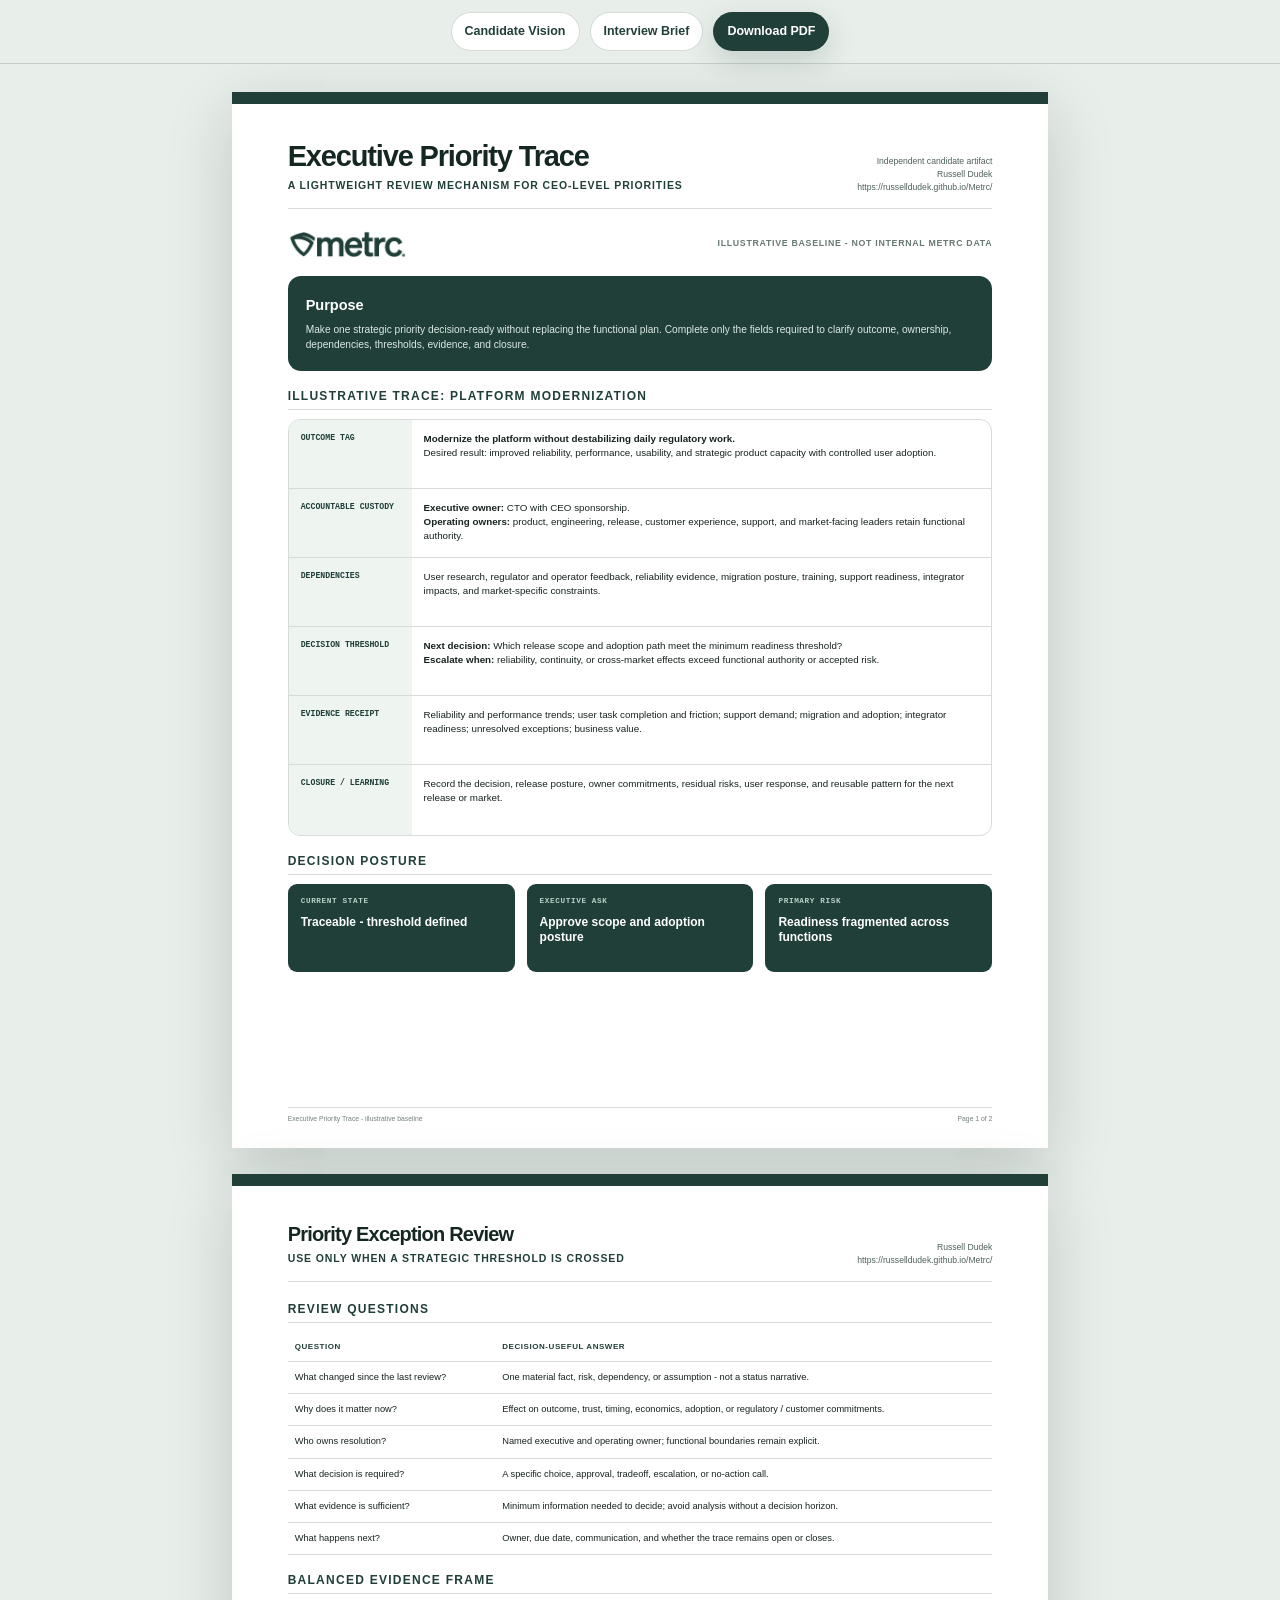
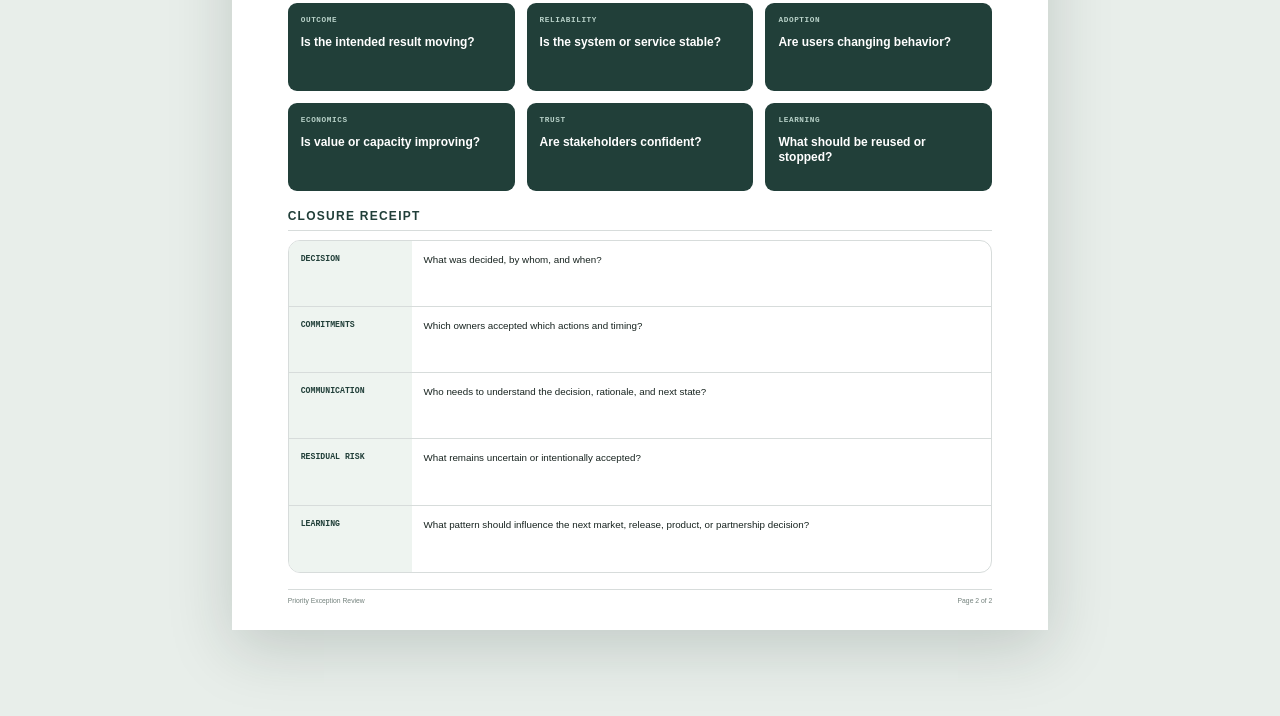
<file: priority-trace-review.html>
<!doctype html><html lang="en"><head><meta charset="utf-8"><meta name="viewport" content="width=device-width,initial-scale=1"><title>Metrc Executive Priority Trace Review</title><link rel="stylesheet" href="styles.css"></head>
<body class="doc-body trace-doc"><nav class="doc-toolbar screen-only"><a class="btn btn-secondary btn-small" href="index.html">Candidate Vision</a><a class="btn btn-secondary btn-small" href="interview-brief.html">Interview Brief</a><a class="btn btn-primary btn-small" href="docs/metrc-executive-priority-trace-review.pdf" download>Download PDF</a></nav>
<main class="doc-stack">
<section class="doc-page report-page">
<header class="doc-header"><div><div class="doc-name">Executive Priority Trace</div><div class="doc-role">A lightweight review mechanism for CEO-level priorities</div></div><div class="doc-contact">Independent candidate artifact<br>Russell Dudek<br>https://russelldudek.github.io/Metrc/</div></header>
<div class="doc-company"><img src="assets/brand/metrc-logo-forest.png" alt="Metrc"><span>Illustrative baseline - not internal Metrc data</span></div>
<div class="doc-callout"><h3>Purpose</h3><p>Make one strategic priority decision-ready without replacing the functional plan. Complete only the fields required to clarify outcome, ownership, dependencies, thresholds, evidence, and closure.</p></div>
<section class="doc-section"><h2>Illustrative trace: platform modernization</h2><div class="trace-sheet"><div class="trace-sheet-row"><div class="trace-sheet-key">Outcome tag</div><div class="trace-sheet-value"><strong>Modernize the platform without destabilizing daily regulatory work.</strong><br>Desired result: improved reliability, performance, usability, and strategic product capacity with controlled user adoption.</div></div><div class="trace-sheet-row"><div class="trace-sheet-key">Accountable custody</div><div class="trace-sheet-value"><strong>Executive owner:</strong> CTO with CEO sponsorship.<br><strong>Operating owners:</strong> product, engineering, release, customer experience, support, and market-facing leaders retain functional authority.</div></div><div class="trace-sheet-row"><div class="trace-sheet-key">Dependencies</div><div class="trace-sheet-value">User research, regulator and operator feedback, reliability evidence, migration posture, training, support readiness, integrator impacts, and market-specific constraints.</div></div><div class="trace-sheet-row"><div class="trace-sheet-key">Decision threshold</div><div class="trace-sheet-value"><strong>Next decision:</strong> Which release scope and adoption path meet the minimum readiness threshold?<br><strong>Escalate when:</strong> reliability, continuity, or cross-market effects exceed functional authority or accepted risk.</div></div><div class="trace-sheet-row"><div class="trace-sheet-key">Evidence receipt</div><div class="trace-sheet-value">Reliability and performance trends; user task completion and friction; support demand; migration and adoption; integrator readiness; unresolved exceptions; business value.</div></div><div class="trace-sheet-row"><div class="trace-sheet-key">Closure / learning</div><div class="trace-sheet-value">Record the decision, release posture, owner commitments, residual risks, user response, and reusable pattern for the next release or market.</div></div></div></section>
<section class="doc-section"><h2>Decision posture</h2><div class="doc-grid-3"><div class="doc-kpi"><span>Current state</span><strong>Traceable - threshold defined</strong></div><div class="doc-kpi"><span>Executive ask</span><strong>Approve scope and adoption posture</strong></div><div class="doc-kpi"><span>Primary risk</span><strong>Readiness fragmented across functions</strong></div></div></section>
<footer class="doc-footer"><span>Executive Priority Trace - illustrative baseline</span><span>Page 1 of 2</span></footer>
</section>

<section class="doc-page report-page">
<header class="doc-header"><div><div class="doc-name" style="font-size:20px">Priority Exception Review</div><div class="doc-role">Use only when a strategic threshold is crossed</div></div><div class="doc-contact">Russell Dudek<br>https://russelldudek.github.io/Metrc/</div></header>
<section class="doc-section"><h2>Review questions</h2><table class="mini-table"><tr><th>Question</th><th>Decision-useful answer</th></tr><tr><td>What changed since the last review?</td><td>One material fact, risk, dependency, or assumption - not a status narrative.</td></tr><tr><td>Why does it matter now?</td><td>Effect on outcome, trust, timing, economics, adoption, or regulatory / customer commitments.</td></tr><tr><td>Who owns resolution?</td><td>Named executive and operating owner; functional boundaries remain explicit.</td></tr><tr><td>What decision is required?</td><td>A specific choice, approval, tradeoff, escalation, or no-action call.</td></tr><tr><td>What evidence is sufficient?</td><td>Minimum information needed to decide; avoid analysis without a decision horizon.</td></tr><tr><td>What happens next?</td><td>Owner, due date, communication, and whether the trace remains open or closes.</td></tr></table></section>
<section class="doc-section"><h2>Balanced evidence frame</h2><div class="doc-grid-3"><div class="doc-kpi"><span>Outcome</span><strong>Is the intended result moving?</strong></div><div class="doc-kpi"><span>Reliability</span><strong>Is the system or service stable?</strong></div><div class="doc-kpi"><span>Adoption</span><strong>Are users changing behavior?</strong></div><div class="doc-kpi"><span>Economics</span><strong>Is value or capacity improving?</strong></div><div class="doc-kpi"><span>Trust</span><strong>Are stakeholders confident?</strong></div><div class="doc-kpi"><span>Learning</span><strong>What should be reused or stopped?</strong></div></div></section>
<section class="doc-section"><h2>Closure receipt</h2><div class="trace-sheet"><div class="trace-sheet-row"><div class="trace-sheet-key">Decision</div><div class="trace-sheet-value">What was decided, by whom, and when?</div></div><div class="trace-sheet-row"><div class="trace-sheet-key">Commitments</div><div class="trace-sheet-value">Which owners accepted which actions and timing?</div></div><div class="trace-sheet-row"><div class="trace-sheet-key">Communication</div><div class="trace-sheet-value">Who needs to understand the decision, rationale, and next state?</div></div><div class="trace-sheet-row"><div class="trace-sheet-key">Residual risk</div><div class="trace-sheet-value">What remains uncertain or intentionally accepted?</div></div><div class="trace-sheet-row"><div class="trace-sheet-key">Learning</div><div class="trace-sheet-value">What pattern should influence the next market, release, product, or partnership decision?</div></div></div></section>

<footer class="doc-footer"><span>Priority Exception Review</span><span>Page 2 of 2</span></footer>
</section>
</main></body></html>
</file>
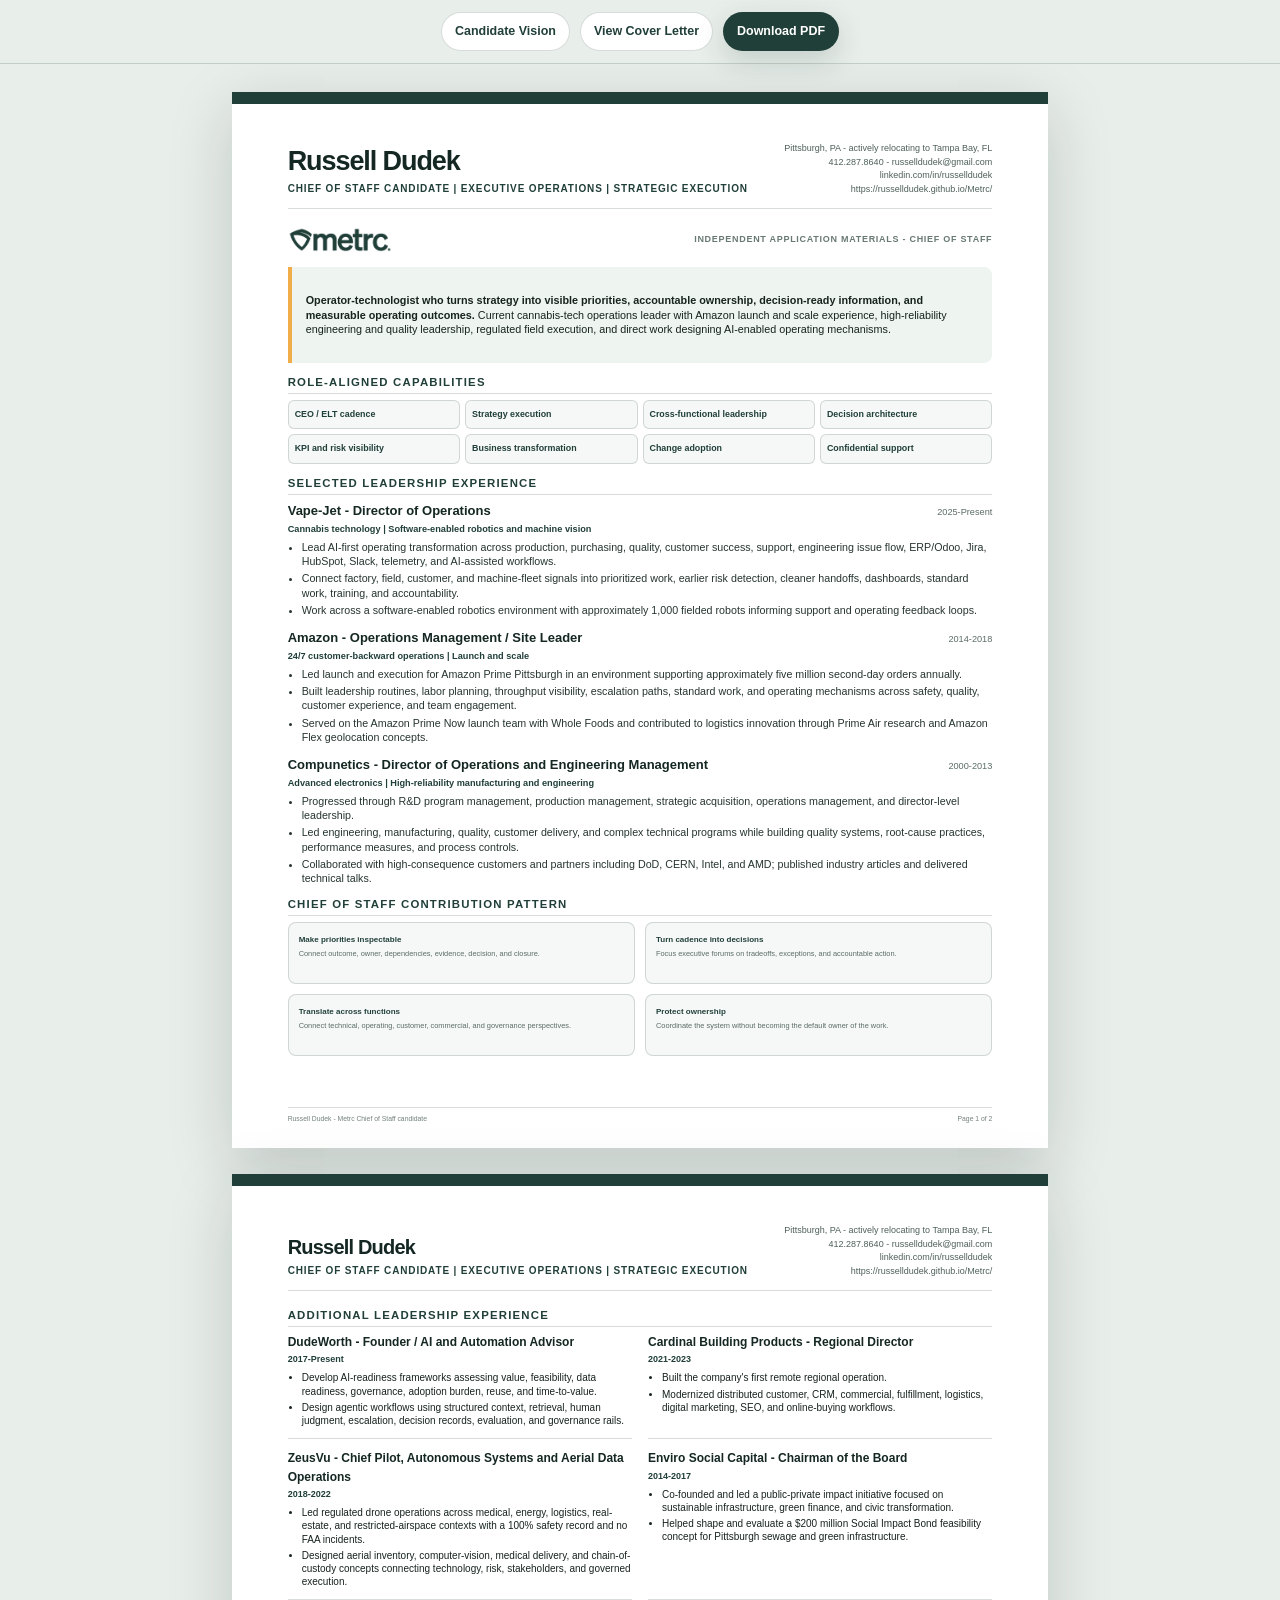
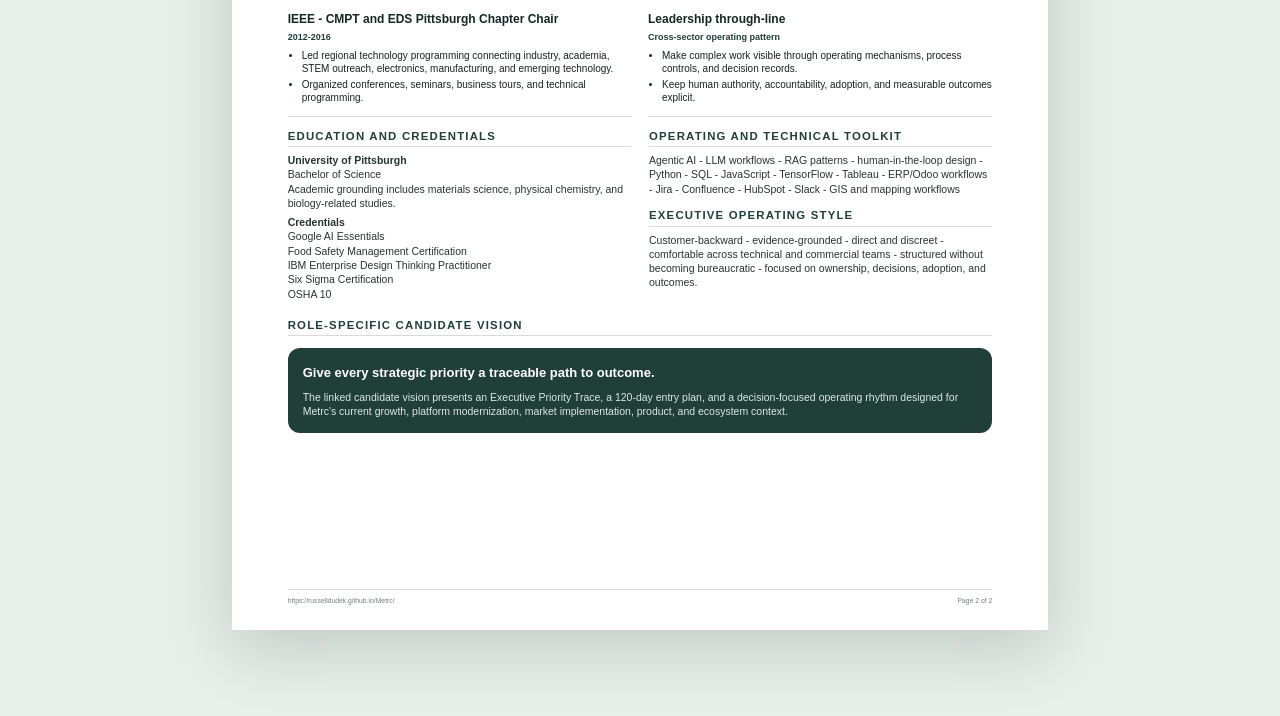
<file: resume.html>
<!doctype html><html lang="en"><head><meta charset="utf-8"><meta name="viewport" content="width=device-width,initial-scale=1"><title>Russell Dudek - Metrc Chief of Staff Resume</title><link rel="stylesheet" href="styles.css"></head>
<body class="doc-body"><nav class="doc-toolbar screen-only" aria-label="Document actions"><a class="btn btn-secondary btn-small" href="index.html">Candidate Vision</a><a class="btn btn-secondary btn-small" href="cover-letter.html">View Cover Letter</a><a class="btn btn-primary btn-small" href="docs/russell-dudek-metrc-chief-of-staff-resume.pdf" download>Download PDF</a></nav>
<main class="doc-stack">
<section class="doc-page resume-page">
<header class="doc-header"><div><div class="doc-name">Russell Dudek</div><div class="doc-role">Chief of Staff Candidate | Executive Operations | Strategic Execution</div></div><div class="doc-contact">Pittsburgh, PA - actively relocating to Tampa Bay, FL<br><a href="tel:+14122878640">412.287.8640</a> - <a href="mailto:russelldudek@gmail.com">russelldudek@gmail.com</a><br><a href="https://www.linkedin.com/in/russelldudek">linkedin.com/in/russelldudek</a><br><a href="https://russelldudek.github.io/Metrc/">https://russelldudek.github.io/Metrc/</a></div></header>
<div class="doc-company"><img src="assets/brand/metrc-logo-forest.png" alt="Metrc"><span>Independent application materials - Chief of Staff</span></div>
<section class="doc-summary"><p><strong>Operator-technologist who turns strategy into visible priorities, accountable ownership, decision-ready information, and measurable operating outcomes.</strong> Current cannabis-tech operations leader with Amazon launch and scale experience, high-reliability engineering and quality leadership, regulated field execution, and direct work designing AI-enabled operating mechanisms.</p></section>
<section class="doc-section"><h2>Role-aligned capabilities</h2><div class="capability-grid"><div class="capability">CEO / ELT cadence</div><div class="capability">Strategy execution</div><div class="capability">Cross-functional leadership</div><div class="capability">Decision architecture</div><div class="capability">KPI and risk visibility</div><div class="capability">Business transformation</div><div class="capability">Change adoption</div><div class="capability">Confidential support</div></div></section>
<section class="doc-section"><h2>Selected leadership experience</h2>
<article class="experience"><div class="exp-head"><h3>Vape-Jet - Director of Operations</h3><span>2025-Present</span></div><div class="exp-sub">Cannabis technology | Software-enabled robotics and machine vision</div><ul><li>Lead AI-first operating transformation across production, purchasing, quality, customer success, support, engineering issue flow, ERP/Odoo, Jira, HubSpot, Slack, telemetry, and AI-assisted workflows.</li><li>Connect factory, field, customer, and machine-fleet signals into prioritized work, earlier risk detection, cleaner handoffs, dashboards, standard work, training, and accountability.</li><li>Work across a software-enabled robotics environment with approximately 1,000 fielded robots informing support and operating feedback loops.</li></ul></article>
<article class="experience"><div class="exp-head"><h3>Amazon - Operations Management / Site Leader</h3><span>2014-2018</span></div><div class="exp-sub">24/7 customer-backward operations | Launch and scale</div><ul><li>Led launch and execution for Amazon Prime Pittsburgh in an environment supporting approximately five million second-day orders annually.</li><li>Built leadership routines, labor planning, throughput visibility, escalation paths, standard work, and operating mechanisms across safety, quality, customer experience, and team engagement.</li><li>Served on the Amazon Prime Now launch team with Whole Foods and contributed to logistics innovation through Prime Air research and Amazon Flex geolocation concepts.</li></ul></article>
<article class="experience"><div class="exp-head"><h3>Compunetics - Director of Operations and Engineering Management</h3><span>2000-2013</span></div><div class="exp-sub">Advanced electronics | High-reliability manufacturing and engineering</div><ul><li>Progressed through R&amp;D program management, production management, strategic acquisition, operations management, and director-level leadership.</li><li>Led engineering, manufacturing, quality, customer delivery, and complex technical programs while building quality systems, root-cause practices, performance measures, and process controls.</li><li>Collaborated with high-consequence customers and partners including DoD, CERN, Intel, and AMD; published industry articles and delivered technical talks.</li></ul></article>
</section>
<section class="doc-section"><h2>Chief of Staff contribution pattern</h2><div class="resume-thread"><div><strong>Make priorities inspectable</strong><span>Connect outcome, owner, dependencies, evidence, decision, and closure.</span></div><div><strong>Turn cadence into decisions</strong><span>Focus executive forums on tradeoffs, exceptions, and accountable action.</span></div><div><strong>Translate across functions</strong><span>Connect technical, operating, customer, commercial, and governance perspectives.</span></div><div><strong>Protect ownership</strong><span>Coordinate the system without becoming the default owner of the work.</span></div></div></section>
<footer class="doc-footer"><span>Russell Dudek - Metrc Chief of Staff candidate</span><span>Page 1 of 2</span></footer>
</section>

<section class="doc-page resume-page">
<header class="doc-header"><div><div class="doc-name" style="font-size:20px">Russell Dudek</div><div class="doc-role">Chief of Staff Candidate | Executive Operations | Strategic Execution</div></div><div class="doc-contact">Pittsburgh, PA - actively relocating to Tampa Bay, FL<br><a href="tel:+14122878640">412.287.8640</a> - <a href="mailto:russelldudek@gmail.com">russelldudek@gmail.com</a><br><a href="https://www.linkedin.com/in/russelldudek">linkedin.com/in/russelldudek</a><br><a href="https://russelldudek.github.io/Metrc/">https://russelldudek.github.io/Metrc/</a></div></header>
<section class="doc-section"><h2>Additional leadership experience</h2><div class="resume-two-col">
<div class="resume-card"><h3>DudeWorth - Founder / AI and Automation Advisor</h3><div class="meta">2017-Present</div><ul><li>Develop AI-readiness frameworks assessing value, feasibility, data readiness, governance, adoption burden, reuse, and time-to-value.</li><li>Design agentic workflows using structured context, retrieval, human judgment, escalation, decision records, evaluation, and governance rails.</li></ul></div>
<div class="resume-card"><h3>Cardinal Building Products - Regional Director</h3><div class="meta">2021-2023</div><ul><li>Built the company's first remote regional operation.</li><li>Modernized distributed customer, CRM, commercial, fulfillment, logistics, digital marketing, SEO, and online-buying workflows.</li></ul></div>
<div class="resume-card"><h3>ZeusVu - Chief Pilot, Autonomous Systems and Aerial Data Operations</h3><div class="meta">2018-2022</div><ul><li>Led regulated drone operations across medical, energy, logistics, real-estate, and restricted-airspace contexts with a 100% safety record and no FAA incidents.</li><li>Designed aerial inventory, computer-vision, medical delivery, and chain-of-custody concepts connecting technology, risk, stakeholders, and governed execution.</li></ul></div>
<div class="resume-card"><h3>Enviro Social Capital - Chairman of the Board</h3><div class="meta">2014-2017</div><ul><li>Co-founded and led a public-private impact initiative focused on sustainable infrastructure, green finance, and civic transformation.</li><li>Helped shape and evaluate a $200 million Social Impact Bond feasibility concept for Pittsburgh sewage and green infrastructure.</li></ul></div>
<div class="resume-card"><h3>IEEE - CMPT and EDS Pittsburgh Chapter Chair</h3><div class="meta">2012-2016</div><ul><li>Led regional technology programming connecting industry, academia, STEM outreach, electronics, manufacturing, and emerging technology.</li><li>Organized conferences, seminars, business tours, and technical programming.</li></ul></div>
<div class="resume-card"><h3>Leadership through-line</h3><div class="meta">Cross-sector operating pattern</div><ul><li>Make complex work visible through operating mechanisms, process controls, and decision records.</li><li>Keep human authority, accountability, adoption, and measurable outcomes explicit.</li></ul></div>
</div></section>
<div class="doc-grid-2">
<section class="doc-section"><h2>Education and credentials</h2><p><strong>University of Pittsburgh</strong><br>Bachelor of Science<br>Academic grounding includes materials science, physical chemistry, and biology-related studies.</p><p><strong>Credentials</strong><br>Google AI Essentials<br>Food Safety Management Certification<br>IBM Enterprise Design Thinking Practitioner<br>Six Sigma Certification<br>OSHA 10</p></section>
<section class="doc-section"><h2>Operating and technical toolkit</h2><p>Agentic AI - LLM workflows - RAG patterns - human-in-the-loop design - Python - SQL - JavaScript - TensorFlow - Tableau - ERP/Odoo workflows - Jira - Confluence - HubSpot - Slack - GIS and mapping workflows</p><h2 style="margin-top:13px">Executive operating style</h2><p>Customer-backward - evidence-grounded - direct and discreet - comfortable across technical and commercial teams - structured without becoming bureaucratic - focused on ownership, decisions, adoption, and outcomes.</p></section>
</div>
<section class="doc-section"><h2>Role-specific candidate vision</h2><div class="doc-callout"><h3>Give every strategic priority a traceable path to outcome.</h3><p>The linked candidate vision presents an Executive Priority Trace, a 120-day entry plan, and a decision-focused operating rhythm designed for Metrc's current growth, platform modernization, market implementation, product, and ecosystem context.</p></div></section>
<footer class="doc-footer"><span><a href="https://russelldudek.github.io/Metrc/">https://russelldudek.github.io/Metrc/</a></span><span>Page 2 of 2</span></footer>
</section>
</main></body></html>
</file>
<file: styles.css>
@import url('./brand-tokens.css');

* { box-sizing: border-box; }
html { scroll-behavior: smooth; }
body {
  margin: 0;
  font-family: var(--font-body);
  color: var(--text);
  background: var(--metrc-paper);
  line-height: 1.55;
  -webkit-font-smoothing: antialiased;
}
a { color: inherit; }
img { max-width: 100%; height: auto; }
button, input, select { font: inherit; }
button { cursor: pointer; }
.skip-link {
  position: fixed; top: 8px; left: 8px; z-index: 9999;
  padding: 10px 14px; background: var(--metrc-white); color: var(--metrc-forest);
  transform: translateY(-160%); border-radius: 8px; box-shadow: var(--shadow);
}
.skip-link:focus { transform: translateY(0); }

.site-header {
  position: sticky; top: 0; z-index: 1000;
  backdrop-filter: blur(18px);
  background: rgba(251,252,250,.88);
  border-bottom: 1px solid var(--line);
}
.nav-shell {
  width: min(1180px, calc(100% - 36px)); margin: 0 auto;
  min-height: 72px; display: flex; align-items: center; justify-content: space-between; gap: 24px;
}
.candidate-mark { display: flex; align-items: center; gap: 12px; text-decoration: none; }
.candidate-mark strong { display:block; font-size: .94rem; letter-spacing: .01em; }
.candidate-mark span { display:block; color: var(--muted); font-size: .78rem; }
.candidate-initials {
  width: 38px; height: 38px; display:grid; place-items:center; border-radius: 50%;
  background: var(--metrc-forest); color: white; font-weight: 800; letter-spacing: -.04em;
}
.primary-nav { display:flex; align-items:center; gap: 22px; }
.primary-nav a { text-decoration:none; font-size:.86rem; font-weight:700; color:var(--muted); }
.primary-nav a:hover, .primary-nav a:focus-visible { color:var(--metrc-forest); }
.nav-actions { display:flex; align-items:center; gap:10px; }
.menu-toggle { display:none; border:0; background:transparent; color:var(--metrc-forest); font-weight:800; }

.btn {
  display:inline-flex; align-items:center; justify-content:center; gap:8px;
  padding: 12px 17px; border-radius: 999px; text-decoration:none;
  font-weight:800; font-size:.86rem; border:1px solid transparent; transition:.2s ease;
}
.btn-primary { background:var(--metrc-forest); color:white; box-shadow: 0 10px 28px rgba(33,63,57,.18); }
.btn-primary:hover { transform: translateY(-1px); background:var(--metrc-ink); }
.btn-secondary { background:white; border-color:var(--line); color:var(--metrc-forest); }
.btn-secondary:hover { border-color:rgba(33,63,57,.45); transform:translateY(-1px); }
.btn-small { padding:9px 13px; font-size:.78rem; }

main { overflow:hidden; }
.hero {
  position:relative; min-height: 760px; display:grid; align-items:center;
  padding: 74px 0 84px; background:
    radial-gradient(circle at 12% 12%, rgba(115,198,168,.20), transparent 26%),
    radial-gradient(circle at 90% 18%, rgba(242,173,75,.16), transparent 24%),
    linear-gradient(135deg, #f8fbf8 0%, #eef4f0 58%, #f8fbf8 100%);
}
.hero::after {
  content:""; position:absolute; inset:auto -10% -120px -10%; height:250px;
  background:var(--metrc-paper); transform:rotate(-2.4deg); transform-origin:center;
}
.hero-shell {
  position:relative; z-index:2; width:min(1180px, calc(100% - 36px)); margin:0 auto;
  display:grid; grid-template-columns: .92fr 1.08fr; gap:68px; align-items:center;
}
.company-lockup { display:flex; align-items:center; gap:18px; margin-bottom:32px; }
.company-lockup img { width:176px; height:auto; }
.company-lockup .qualifier { border-left:1px solid var(--line); padding-left:18px; }
.company-lockup .qualifier strong { display:block; color:var(--metrc-forest); font-size:.84rem; letter-spacing:.08em; text-transform:uppercase; }
.company-lockup .qualifier span { display:block; color:var(--muted); font-size:.78rem; margin-top:2px; }
.eyebrow { font-size:.76rem; letter-spacing:.14em; text-transform:uppercase; font-weight:900; color:var(--metrc-forest); }
.hero h1 { margin:16px 0 22px; font-size:clamp(3.2rem, 6vw, 5.75rem); line-height:.94; letter-spacing:-.058em; max-width:780px; }
.hero h1 em { font-style:normal; color:var(--metrc-forest); }
.hero-copy { max-width:630px; font-size:1.18rem; color:#43534e; }
.hero-actions { display:flex; flex-wrap:wrap; gap:12px; margin-top:30px; }
.hero-note { margin-top:22px; font-size:.78rem; color:var(--muted); }

.trace-console {
  position:relative; border-radius:var(--radius-lg); background:var(--metrc-forest);
  color:white; padding:28px; box-shadow:0 38px 100px rgba(20,39,34,.27); overflow:hidden;
}
.trace-console::before {
  content:""; position:absolute; inset:0;
  background: linear-gradient(120deg, transparent 0 44%, rgba(255,255,255,.045) 44% 45%, transparent 45% 100%);
  background-size:34px 34px; pointer-events:none;
}
.console-top { position:relative; display:flex; justify-content:space-between; align-items:flex-start; gap:16px; margin-bottom:22px; }
.console-top h2 { margin:4px 0 0; font-size:1.35rem; letter-spacing:-.03em; }
.console-top code { font:700 .7rem/1 var(--font-mono); color:#b9d8ce; background:rgba(255,255,255,.08); padding:8px 10px; border-radius:999px; }
.scenario-label { color:#b9d8ce; font-size:.72rem; text-transform:uppercase; letter-spacing:.1em; font-weight:800; }
.scenario-buttons { position:relative; display:grid; grid-template-columns:repeat(2,1fr); gap:8px; margin-bottom:24px; }
.scenario-btn {
  border:1px solid rgba(255,255,255,.16); border-radius:12px; padding:10px 12px;
  background:rgba(255,255,255,.06); color:#dcebe6; text-align:left; font-size:.78rem; font-weight:800;
}
.scenario-btn:hover, .scenario-btn:focus-visible { border-color:var(--trace-amber); outline:none; }
.scenario-btn[aria-pressed="true"] { background:var(--trace-amber); color:var(--metrc-ink); border-color:var(--trace-amber); }
.trace-rail { position:relative; display:grid; grid-template-columns:repeat(5,1fr); gap:10px; padding:28px 0 18px; }
.trace-line { position:absolute; left:5%; right:5%; top:44px; height:2px; background:rgba(255,255,255,.15); }
.trace-progress { position:absolute; left:5%; top:44px; height:2px; width:90%; transform-origin:left; background:linear-gradient(90deg,var(--trace-mint),var(--trace-amber)); animation:scanProgress 8s linear infinite; }
.trace-scan {
  position:absolute; left:5%; top:28px; width:34px; height:34px; border:2px solid var(--trace-amber); border-radius:50%;
  box-shadow:0 0 0 8px rgba(242,173,75,.09); animation:scanTag 8s ease-in-out infinite;
}
.trace-step { position:relative; z-index:2; text-align:center; }
.trace-dot { width:14px; height:14px; border-radius:50%; background:#739087; border:3px solid var(--metrc-forest); box-shadow:0 0 0 2px rgba(255,255,255,.22); margin:10px auto 13px; }
.trace-step strong { display:block; font-size:.68rem; letter-spacing:.08em; text-transform:uppercase; color:white; }
.trace-step span { display:block; font-size:.66rem; color:#a9c5bb; margin-top:3px; }
.trace-readout { position:relative; display:grid; grid-template-columns:1.08fr .92fr; gap:12px; margin-top:8px; }
.readout-card { background:rgba(255,255,255,.075); border:1px solid rgba(255,255,255,.12); border-radius:16px; padding:15px; min-height:118px; }
.readout-card label { display:block; color:#a9c5bb; font-size:.64rem; text-transform:uppercase; letter-spacing:.1em; font-weight:800; }
.readout-card strong { display:block; margin-top:7px; font-size:.92rem; line-height:1.3; }
.readout-card p { color:#cfe0da; font-size:.72rem; margin:8px 0 0; }
.decision-state { display:flex; align-items:center; gap:9px; margin-top:9px; }
.state-light { width:11px; height:11px; border-radius:50%; background:var(--trace-mint); box-shadow:0 0 0 7px rgba(115,198,168,.09); }

@keyframes scanTag { 0%,10%{left:5%} 24%,30%{left:26%} 44%,50%{left:47%} 64%,70%{left:68%} 84%,100%{left:89%} }
@keyframes scanProgress { 0%{transform:scaleX(.02)} 100%{transform:scaleX(1)} }

.section { padding:110px 0; }
.section-shell { width:min(1120px, calc(100% - 36px)); margin:0 auto; }
.section-intro { display:grid; grid-template-columns:.65fr 1.35fr; gap:54px; align-items:start; margin-bottom:58px; }
.section-intro h2 { margin:0; font-size:clamp(2.3rem,4.5vw,4rem); line-height:1; letter-spacing:-.05em; }
.section-intro p { margin:0; font-size:1.15rem; color:var(--muted); max-width:700px; }
.section-dark { background:var(--metrc-ink); color:white; }
.section-dark .section-intro p, .section-dark .muted { color:#b9c9c3; }
.section-soft { background:var(--metrc-mist); }

.moment-grid { display:grid; grid-template-columns:1.15fr .85fr; gap:24px; }
.moment-main { background:white; border:1px solid var(--line); border-radius:var(--radius-lg); padding:38px; box-shadow:0 18px 50px rgba(20,39,34,.07); }
.moment-main h3 { font-size:2rem; margin:0 0 18px; letter-spacing:-.035em; }
.moment-main p { color:var(--muted); font-size:1.04rem; }
.moment-signals { display:grid; gap:14px; }
.signal { border-left:4px solid var(--trace-mint); background:white; padding:19px 20px; border-radius:0 14px 14px 0; box-shadow:0 10px 30px rgba(20,39,34,.05); }
.signal:nth-child(2) { border-color:var(--trace-amber); }
.signal:nth-child(3) { border-color:var(--trace-blue); }
.signal:nth-child(4) { border-color:var(--trace-red); }
.signal strong { display:block; color:var(--metrc-forest); }
.signal span { display:block; color:var(--muted); font-size:.82rem; margin-top:4px; }
.source-note { font-size:.72rem; color:var(--muted); margin-top:18px; }

.tension-table { border-top:1px solid rgba(255,255,255,.16); }
.tension-row { display:grid; grid-template-columns:1fr 100px 1fr; gap:22px; align-items:center; padding:25px 0; border-bottom:1px solid rgba(255,255,255,.12); }
.tension-side { font-size:1.05rem; font-weight:800; }
.tension-side:last-child { text-align:right; }
.tension-axis { position:relative; height:8px; border-radius:99px; background:rgba(255,255,255,.12); }
.tension-axis::after { content:""; position:absolute; left:42%; top:-4px; width:16px; height:16px; border-radius:50%; background:var(--trace-amber); }
.tension-detail { grid-column:1/-1; color:#a9bbb4; font-size:.86rem; margin-top:-10px; }

.record-layout { display:grid; grid-template-columns:.85fr 1.15fr; gap:34px; align-items:start; }
.record-copy { position:sticky; top:110px; }
.record-copy h3 { font-size:2.7rem; line-height:1; letter-spacing:-.05em; margin:12px 0 20px; }
.record-copy p { color:var(--muted); }
.record-form { display:grid; gap:14px; }
.record-field { display:grid; grid-template-columns:62px 1fr; gap:18px; align-items:start; background:white; border:1px solid var(--line); border-radius:18px; padding:20px; }
.field-id { font:900 .7rem/1 var(--font-mono); color:var(--metrc-forest); background:var(--metrc-mist); border-radius:10px; padding:12px 8px; text-align:center; }
.record-field h4 { margin:0 0 6px; font-size:1rem; }
.record-field p { margin:0; color:var(--muted); font-size:.86rem; }

.cadence-map { display:grid; grid-template-columns:repeat(4,1fr); gap:14px; }
.cadence-cell { background:rgba(255,255,255,.06); border:1px solid rgba(255,255,255,.12); padding:22px; border-radius:18px; min-height:210px; }
.cadence-cell .cadence-time { color:var(--trace-amber); font:900 .7rem/1 var(--font-mono); letter-spacing:.1em; text-transform:uppercase; }
.cadence-cell h3 { font-size:1.25rem; margin:15px 0 10px; }
.cadence-cell p { color:#b7c8c2; font-size:.86rem; }
.cadence-cell ul { color:#d8e4e0; font-size:.78rem; padding-left:18px; }

.evidence-river { position:relative; display:grid; gap:10px; }
.evidence-item { display:grid; grid-template-columns:160px 1fr 44px; gap:26px; align-items:center; padding:24px 0; border-bottom:1px solid var(--line); }
.evidence-item .role { color:var(--metrc-forest); font-weight:900; }
.evidence-item h3 { margin:0 0 4px; font-size:1.1rem; }
.evidence-item p { margin:0; color:var(--muted); font-size:.87rem; }
.evidence-badge { width:40px; height:40px; border-radius:50%; display:grid; place-items:center; font:900 .72rem/1 var(--font-mono); color:var(--metrc-forest); background:var(--metrc-mist); }

.entry-strip { display:grid; grid-template-columns:repeat(4,1fr); gap:0; border:1px solid var(--line); border-radius:24px; overflow:hidden; background:white; }
.entry-phase { padding:28px 24px; min-height:250px; border-right:1px solid var(--line); }
.entry-phase:last-child { border-right:0; }
.entry-phase .days { color:var(--metrc-forest); font:900 .72rem/1 var(--font-mono); letter-spacing:.1em; }
.entry-phase h3 { margin:14px 0 10px; font-size:1.22rem; }
.entry-phase p { color:var(--muted); font-size:.84rem; }
.entry-phase strong { display:block; font-size:.78rem; color:var(--metrc-forest); margin-top:18px; }

.question-list { display:grid; gap:12px; counter-reset:q; }
.question { counter-increment:q; display:grid; grid-template-columns:48px 1fr; gap:18px; padding:22px; background:white; border:1px solid var(--line); border-radius:16px; }
.question::before { content:counter(q, decimal-leading-zero); font:900 .72rem/1 var(--font-mono); color:var(--metrc-forest); padding-top:5px; }
.question strong { display:block; }
.question span { display:block; color:var(--muted); font-size:.82rem; margin-top:5px; }

.cta-band { padding:70px 0 90px; background:var(--trace-amber); color:var(--metrc-ink); }
.cta-shell { width:min(1120px, calc(100% - 36px)); margin:0 auto; display:grid; grid-template-columns:1fr auto; gap:30px; align-items:center; }
.cta-shell h2 { font-size:clamp(2.4rem,5vw,4.5rem); line-height:.95; letter-spacing:-.055em; margin:0; }
.cta-actions { display:flex; flex-wrap:wrap; gap:10px; justify-content:flex-end; }
.cta-band .btn-primary { background:var(--metrc-ink); }
.cta-band .btn-secondary { background:rgba(255,255,255,.55); border-color:rgba(20,39,34,.2); }
.site-footer { background:var(--metrc-ink); color:#afc2bb; padding:40px 0; font-size:.76rem; }
.footer-shell { width:min(1120px, calc(100% - 36px)); margin:0 auto; display:grid; grid-template-columns:1fr auto; gap:28px; }
.footer-shell a { color:white; }

/* Document system */
.doc-body { background:#e8eeea; overflow:auto; }
.doc-toolbar {
  position:sticky; top:0; z-index:1000; display:flex; justify-content:center; gap:10px; padding:12px;
  background:rgba(232,238,234,.92); backdrop-filter:blur(14px); border-bottom:1px solid var(--line);
}
.doc-stack { padding:28px 0 60px; }
.doc-page {
  width:8.5in; min-height:11in; margin:0 auto 26px; background:white; position:relative; overflow:hidden;
  box-shadow:0 18px 60px rgba(20,39,34,.18); padding:.52in .58in .5in;
}
.doc-page::before { content:""; position:absolute; left:0; right:0; top:0; height:.12in; background:var(--metrc-forest); }
.doc-header { display:grid; grid-template-columns:1fr auto; gap:24px; align-items:end; border-bottom:1px solid var(--line); padding-bottom:12px; margin-bottom:18px; }
.doc-name { font-size:27px; line-height:1; letter-spacing:-.04em; font-weight:900; color:var(--metrc-ink); }
.doc-role { font-size:10px; color:var(--metrc-forest); text-transform:uppercase; font-weight:900; letter-spacing:.085em; margin-top:6px; }
.doc-contact { text-align:right; font-size:7.6px; line-height:1.5; color:#4e605a; }
.doc-contact a { text-decoration:none; }
.doc-company { display:flex; justify-content:space-between; align-items:center; margin-bottom:15px; }
.doc-company img { width:105px; }
.doc-company span { font-size:8px; color:#687973; text-transform:uppercase; letter-spacing:.08em; font-weight:800; }
.doc-section { margin-top:14px; break-inside:avoid; }
.doc-section h2 { margin:0 0 7px; color:var(--metrc-forest); font-size:10.5px; line-height:1.1; text-transform:uppercase; letter-spacing:.105em; border-bottom:1px solid var(--line); padding-bottom:4px; }
.doc-section p { font-size:8.7px; line-height:1.42; margin:0 0 5px; color:#26352f; }
.doc-grid-2 { display:grid; grid-template-columns:1fr 1fr; gap:18px; }
.doc-grid-3 { display:grid; grid-template-columns:repeat(3,1fr); gap:10px; }
.doc-summary { background:var(--metrc-mist); border-left:4px solid var(--trace-amber); padding:12px 14px; border-radius:0 8px 8px 0; }
.doc-summary p { font-size:9.1px; line-height:1.46; }
.capability-grid { display:grid; grid-template-columns:repeat(3,1fr); gap:6px; }
.capability { background:#f5f8f6; border:1px solid var(--line); border-radius:6px; padding:7px 8px; font-size:7.4px; font-weight:800; color:var(--metrc-forest); }
.experience { margin-bottom:11px; break-inside:avoid; }
.exp-head { display:flex; align-items:baseline; justify-content:space-between; gap:12px; }
.exp-head h3 { margin:0; font-size:10px; color:var(--metrc-ink); }
.exp-head span { font-size:7.7px; color:var(--muted); white-space:nowrap; }
.exp-sub { font-size:7.7px; color:var(--metrc-forest); font-weight:800; margin:1px 0 4px; }
.experience ul { margin:4px 0 0; padding-left:14px; }
.experience li { font-size:8px; line-height:1.36; margin-bottom:3px; color:#26352f; }
.doc-kpi { background:var(--metrc-forest); color:white; border-radius:9px; padding:10px; min-height:72px; }
.doc-kpi span { display:block; color:#b9d2c9; font:800 6.7px/1.2 var(--font-mono); text-transform:uppercase; letter-spacing:.08em; }
.doc-kpi strong { display:block; font-size:11px; line-height:1.2; margin-top:8px; }
.doc-note { font-size:7px; color:var(--muted); }
.doc-footer { position:absolute; left:.58in; right:.58in; bottom:.25in; display:flex; justify-content:space-between; padding-top:6px; border-top:1px solid var(--line); font-size:6.8px; color:#73817c; }
.doc-footer a { color:inherit; text-decoration:none; }
.doc-page-title { font-size:28px; line-height:1; letter-spacing:-.045em; color:var(--metrc-ink); margin:8px 0 10px; }
.doc-lede { font-size:10.2px !important; line-height:1.5 !important; color:#42534d !important; max-width:6.8in; }
.doc-callout { background:var(--metrc-forest); color:white; border-radius:12px; padding:15px; margin:12px 0; }
.doc-callout h3 { margin:0 0 6px; font-size:13px; }
.doc-callout p { color:#dce8e4; font-size:8.6px; margin:0; }
.mini-table { width:100%; border-collapse:collapse; }
.mini-table th, .mini-table td { border-bottom:1px solid var(--line); text-align:left; padding:6px 5px; vertical-align:top; font-size:7.7px; line-height:1.35; }
.mini-table th { font-size:6.8px; text-transform:uppercase; letter-spacing:.07em; color:var(--metrc-forest); }
.phase-banner { display:grid; grid-template-columns:72px 1fr; gap:14px; align-items:center; padding:12px; background:var(--metrc-mist); border-radius:10px; margin:12px 0; }
.phase-banner strong { color:var(--metrc-forest); font-size:16px; }
.phase-banner span { font-size:8.3px; color:var(--muted); }
.trace-sheet { border:1px solid var(--line); border-radius:12px; overflow:hidden; }
.trace-sheet-row { display:grid; grid-template-columns:1.15in 1fr; border-bottom:1px solid var(--line); min-height:.62in; }
.trace-sheet-row:last-child { border-bottom:0; }
.trace-sheet-key { background:var(--metrc-mist); padding:10px; font:900 7.2px/1.35 var(--font-mono); text-transform:uppercase; color:var(--metrc-forest); }
.trace-sheet-value { padding:10px; font-size:8.2px; line-height:1.4; }
.letter-body { font-size:10px; line-height:1.55; color:#26352f; }
.letter-body p { margin:0 0 11px; }
.signature { margin-top:14px; }
.signature strong { display:block; font-size:13px; }
.signature span { display:block; font-size:8px; color:var(--muted); }

@media (max-width: 920px) {
  .primary-nav { display:none; position:absolute; top:72px; left:18px; right:18px; padding:18px; background:white; border:1px solid var(--line); border-radius:16px; box-shadow:var(--shadow); flex-direction:column; align-items:flex-start; }
  .primary-nav.open { display:flex; }
  .menu-toggle { display:inline-flex; }
  .nav-actions .btn-secondary { display:none; }
  .hero { min-height:auto; padding-top:58px; }
  .hero-shell { grid-template-columns:1fr; gap:46px; }
  .hero h1 { font-size:clamp(3rem,11vw,5.2rem); }
  .section-intro { grid-template-columns:1fr; gap:18px; }
  .moment-grid, .record-layout { grid-template-columns:1fr; }
  .record-copy { position:static; }
  .cadence-map, .entry-strip { grid-template-columns:repeat(2,1fr); }
  .entry-phase:nth-child(2) { border-right:0; }
  .entry-phase:nth-child(-n+2) { border-bottom:1px solid var(--line); }
  .evidence-item { grid-template-columns:130px 1fr 42px; gap:16px; }
  .cta-shell { grid-template-columns:1fr; }
  .cta-actions { justify-content:flex-start; }
}

@media (max-width: 680px) {
  .nav-shell { width:min(100% - 24px,1120px); }
  .candidate-mark span { display:none; }
  .company-lockup { align-items:flex-start; }
  .company-lockup img { width:140px; }
  .company-lockup .qualifier { font-size:.72rem; }
  .hero-shell, .section-shell, .cta-shell, .footer-shell { width:min(100% - 24px,1120px); }
  .hero { padding-top:44px; }
  .hero h1 { font-size:3.18rem; }
  .hero-copy { font-size:1rem; }
  .trace-console { padding:20px 16px; border-radius:22px; }
  .scenario-buttons { grid-template-columns:1fr; }
  .trace-rail { grid-template-columns:1fr; gap:0; padding:8px 0; }
  .trace-line, .trace-progress, .trace-scan { display:none; }
  .trace-step { display:grid; grid-template-columns:28px 86px 1fr; gap:8px; align-items:center; text-align:left; padding:7px 0; border-bottom:1px solid rgba(255,255,255,.1); }
  .trace-dot { margin:0; }
  .trace-step span { margin:0; }
  .trace-readout { grid-template-columns:1fr; }
  .section { padding:76px 0; }
  .section-intro h2 { font-size:2.55rem; }
  .tension-row { grid-template-columns:1fr 66px 1fr; gap:10px; }
  .tension-side { font-size:.88rem; }
  .cadence-map, .entry-strip { grid-template-columns:1fr; }
  .cadence-cell { min-height:auto; }
  .entry-phase { border-right:0; border-bottom:1px solid var(--line); min-height:auto; }
  .entry-phase:last-child { border-bottom:0; }
  .evidence-item { grid-template-columns:1fr 44px; }
  .evidence-item .role { grid-column:1/-1; }
  .footer-shell { grid-template-columns:1fr; }
  .doc-stack { padding:10px 0 30px; }
  .doc-page { width:calc(100% - 16px); min-height:auto; height:auto; margin-bottom:14px; padding:28px 18px 56px; overflow:visible; }
  .doc-header { grid-template-columns:1fr; }
  .doc-contact { text-align:left; }
  .doc-grid-2, .doc-grid-3, .capability-grid { grid-template-columns:1fr; }
  .doc-footer { position:static; margin-top:20px; }
}

@media (prefers-reduced-motion: reduce) {
  *, *::before, *::after { animation-duration:.001ms !important; animation-iteration-count:1 !important; scroll-behavior:auto !important; transition:none !important; }
  .trace-progress { transform:scaleX(1); }
  .trace-scan { left:89%; }
}

@media print {
  @page { size: Letter; margin: 0; }
  html, body { margin:0 !important; padding:0 !important; background:white !important; }
  .doc-toolbar { display:none !important; }
  .doc-stack { padding:0 !important; }
  .doc-page { width:8.5in !important; height:11in !important; min-height:11in !important; margin:0 !important; box-shadow:none !important; break-after:page; page-break-after:always; overflow:hidden !important; }
  .doc-page:last-child { break-after:auto; page-break-after:auto; }
  .screen-only { display:none !important; }
  a { text-decoration:none !important; }
  * { -webkit-print-color-adjust:exact !important; print-color-adjust:exact !important; }
}
.resume-page .doc-summary p { font-size:9.3px; line-height:1.5; }
.resume-page .experience { margin-bottom:12px; }
.resume-page .experience li { font-size:8.35px; line-height:1.42; margin-bottom:3.5px; }
.resume-page .exp-head h3 { font-size:10.3px; }
.resume-page .exp-sub { font-size:7.9px; }
.resume-page .doc-section p { font-size:8.8px; line-height:1.45; }
.resume-value-grid { display:grid; grid-template-columns:repeat(3,1fr); gap:7px; }
.resume-value { border:1px solid var(--line); border-radius:8px; padding:9px; background:#f7f9f7; min-height:58px; }
.resume-value strong { display:block; color:var(--metrc-forest); font-size:8.2px; margin-bottom:3px; }
.resume-value span { display:block; color:var(--muted); font-size:7.2px; line-height:1.35; }
.resume-thread { display:grid; grid-template-columns:1fr 1fr; gap:10px; }
.resume-thread div { background:#f5f8f6; border:1px solid var(--line); border-radius:8px; padding:9px 10px; }
.resume-thread strong { display:block; font-size:8px; color:var(--metrc-forest); }
.resume-thread span { display:block; font-size:7.4px; color:var(--muted); line-height:1.35; margin-top:3px; }
.resume-page .doc-section { margin-top:17px; }
.resume-page .experience { margin-bottom:16px; }
.resume-page .experience li { line-height:1.5; margin-bottom:4px; }
.resume-page .doc-summary { padding-top:15px; padding-bottom:15px; }
.resume-page .capability { padding-top:8px; padding-bottom:8px; }
.resume-page .resume-value { min-height:68px; padding-top:11px; }
.resume-page .resume-thread div { min-height:62px; padding-top:11px; }
/* Final resume print typography: approximately 8pt body text at 96 CSS px/in. */
.resume-page .doc-summary p { font-size:10.8px; line-height:1.38; }
.resume-page .doc-section { margin-top:13px; }
.resume-page .doc-section h2 { font-size:11.4px; margin-bottom:6px; }
.resume-page .capability-grid { grid-template-columns:repeat(4,1fr); gap:5px; }
.resume-page .capability { font-size:8.9px; padding:7px 6px; }
.resume-page .experience { margin-bottom:11px; }
.resume-page .exp-head h3 { font-size:13px; }
.resume-page .exp-head span { font-size:9.2px; }
.resume-page .exp-sub { font-size:9.2px; }
.resume-page .experience li { font-size:10.7px; line-height:1.32; margin-bottom:3px; }
.resume-page .doc-section p { font-size:10.5px; line-height:1.36; }
.resume-page .doc-contact { font-size:9px; }
.resume-page .doc-role { font-size:10px; }
.resume-page .doc-company span { font-size:9px; }
.resume-two-col { display:grid; grid-template-columns:1fr 1fr; gap:10px 16px; }
.resume-card { break-inside:avoid; border-bottom:1px solid var(--line); padding-bottom:8px; }
.resume-card h3 { margin:0; font-size:12px; color:var(--metrc-ink); }
.resume-card .meta { font-size:9px; color:var(--metrc-forest); font-weight:800; margin:2px 0 4px; }
.resume-card ul { margin:0; padding-left:14px; }
.resume-card li { font-size:10px; line-height:1.32; margin-bottom:3px; }
@media (max-width:680px){ .resume-page .capability-grid,.resume-two-col{grid-template-columns:1fr;} }
.letter-body { font-size:14px; line-height:1.48; }
.letter-body p { margin-bottom:13px; }
.letter-body .signature strong { font-size:17px; }
.letter-body .signature span { font-size:10px; }

/* Report typography and page composition: readable consulting-document scale. */
.report-page .doc-header { padding-bottom:14px; margin-bottom:21px; }
.report-page .doc-name { font-size:29px; }
.report-page .doc-role { font-size:10.5px; }
.report-page .doc-contact { font-size:8.6px; }
.report-page .doc-company { margin-bottom:18px; }
.report-page .doc-company img { width:120px; }
.report-page .doc-company span { font-size:8.8px; }
.report-page .doc-page-title { font-size:32px; line-height:1.02; margin:10px 0 12px; }
.report-page .doc-lede { font-size:11.7px !important; line-height:1.5 !important; }
.report-page .doc-section { margin-top:19px; }
.report-page .doc-section h2 { font-size:12px; margin-bottom:9px; padding-bottom:6px; }
.report-page .doc-section p { font-size:10.3px; line-height:1.48; margin-bottom:7px; }
.report-page .doc-callout { padding:18px; margin:17px 0; border-radius:13px; }
.report-page .doc-callout h3 { font-size:14.5px; margin-bottom:7px; }
.report-page .doc-callout p { font-size:10.2px; line-height:1.45; }
.report-page .mini-table th,
.report-page .mini-table td { padding:9px 7px; font-size:9.3px; line-height:1.42; }
.report-page .mini-table th { font-size:8px; }
.report-page .doc-grid-2 { gap:22px; }
.report-page .doc-grid-3 { gap:12px; }
.report-page .doc-kpi { padding:13px; min-height:88px; }
.report-page .doc-kpi span { font-size:7.7px; }
.report-page .doc-kpi strong { font-size:12px; line-height:1.25; margin-top:9px; }
.report-page .trace-sheet-row { min-height:.72in; grid-template-columns:1.28in 1fr; }
.report-page .trace-sheet-key { padding:12px; font-size:8.2px; }
.report-page .trace-sheet-value { padding:12px; font-size:9.8px; line-height:1.43; }
.report-page .phase-banner { grid-template-columns:88px 1fr; gap:18px; padding:17px; margin:17px 0; }
.report-page .phase-banner strong { font-size:19px; }
.report-page .phase-banner span { font-size:10px; line-height:1.4; }
.report-page .doc-note { font-size:8.5px; line-height:1.45; }

/* Per-artifact print fit corrections after rendered footer-geometry audit. */
.interview-doc .report-page:nth-child(2) .doc-section { margin-top:16px; }
.interview-doc .report-page:nth-child(2) .trace-sheet-row { min-height:.66in; }
.interview-doc .report-page:nth-child(2) .trace-sheet-key,
.interview-doc .report-page:nth-child(2) .trace-sheet-value { padding:10px; }
.interview-doc .report-page:nth-child(2) .mini-table th,
.interview-doc .report-page:nth-child(2) .mini-table td { padding:7px 6px; }
.interview-doc .report-page:nth-child(2) .doc-kpi { min-height:78px; padding:11px; }
.trace-doc .report-page:nth-child(2) .trace-sheet-row { min-height:.69in; }
</file>
<file: homepage-v2.css>
@import url('brand-tokens.css');

* { box-sizing: border-box; }
html { scroll-behavior: smooth; }
body {
  margin: 0;
  color: var(--metrc-ink);
  background: var(--metrc-cream);
  font-family: Lato, "Segoe UI", Arial, sans-serif;
  line-height: 1.55;
}
a { color: inherit; }
img, svg { max-width: 100%; }
button, a { -webkit-tap-highlight-color: transparent; }
button { font: inherit; }

.skip-link {
  position: fixed; top: 10px; left: 10px; z-index: 1000;
  transform: translateY(-160%); background: var(--white); color: var(--metrc-forest);
  padding: 10px 14px; border-radius: 8px; box-shadow: var(--shadow);
}
.skip-link:focus { transform: translateY(0); }

.site-nav {
  position: sticky; top: 0; z-index: 50;
  display: flex; align-items: center; justify-content: space-between;
  gap: 24px; padding: 14px clamp(18px, 4vw, 64px);
  background: rgba(245,245,239,.93); backdrop-filter: blur(18px);
  border-bottom: 1px solid rgba(11,60,56,.12);
}
.brand-lockup { display: flex; align-items: center; gap: 12px; text-decoration: none; }
.company-logo { display: block; width: 116px; height: auto; }
.independent-label { font-size: .72rem; text-transform: uppercase; letter-spacing: .12em; color: var(--metrc-slate); border-left: 1px solid var(--metrc-line); padding-left: 12px; }
.nav-links { display: flex; align-items: center; gap: 20px; }
.nav-links a { text-decoration: none; font-size: .88rem; font-weight: 700; }
.nav-links a:hover, .nav-links a:focus-visible { color: var(--metrc-green); }
.nav-cta { padding: 9px 14px; border: 1px solid var(--metrc-forest); border-radius: 999px; }
.menu-button { display: none; border: 0; background: transparent; font-weight: 800; color: var(--metrc-forest); }

main { overflow-x: clip; overflow-y: visible; }
.section { padding: clamp(72px, 9vw, 128px) clamp(20px, 6vw, 92px); }
.section-inner { max-width: 1220px; margin: 0 auto; }
.eyebrow { margin: 0 0 14px; font-size: .78rem; line-height: 1.2; font-weight: 900; text-transform: uppercase; letter-spacing: .16em; color: var(--metrc-green); }
h1, h2, h3, h4 { margin: 0; color: var(--metrc-forest); line-height: 1.05; letter-spacing: -.035em; }
h1 { font-size: clamp(3.1rem, 7vw, 6.9rem); max-width: 870px; }
h2 { font-size: clamp(2.35rem, 4.6vw, 4.8rem); max-width: 900px; }
h3 { font-size: clamp(1.25rem, 2vw, 1.75rem); }
.lede { font-size: clamp(1.12rem, 1.65vw, 1.45rem); color: #355552; max-width: 760px; }
.muted { color: var(--metrc-slate); }
.kicker { max-width: 680px; font-size: 1rem; color: var(--metrc-slate); }

.hero {
  min-height: 185vh; display: grid; align-items: start;
  padding: clamp(50px, 7vw, 96px) clamp(20px, 6vw, 92px) 76px;
  background:
    radial-gradient(circle at 78% 18%, rgba(54,168,82,.16), transparent 31%),
    linear-gradient(180deg, #f8f8f3 0%, var(--metrc-cream) 100%);
}
.hero-inner { width: 100%; max-width: 1360px; min-height: calc(185vh - 172px); margin: 0 auto; display: grid; grid-template-columns: 1.02fr .98fr; gap: clamp(34px, 6vw, 92px); align-items: start; }
.hero-copy { position: sticky; top: 132px; z-index: 2; }
.hero-copy .lede { margin: 28px 0 0; }
.hero-note { margin-top: 28px; max-width: 610px; padding-left: 18px; border-left: 3px solid var(--metrc-green); font-weight: 700; color: var(--metrc-forest); }
.hero-actions { display: flex; gap: 12px; flex-wrap: wrap; margin-top: 34px; }
.button { display: inline-flex; align-items: center; justify-content: center; gap: 8px; min-height: 46px; padding: 12px 18px; border-radius: 999px; text-decoration: none; font-weight: 800; border: 1px solid var(--metrc-forest); transition: transform .2s ease, box-shadow .2s ease, background .2s ease; }
.button.primary { background: var(--metrc-forest); color: var(--white); box-shadow: 0 12px 30px rgba(11,60,56,.2); }
.button.secondary { background: rgba(255,255,255,.7); color: var(--metrc-forest); }
.button:hover { transform: translateY(-2px); box-shadow: var(--shadow); }
.button:focus-visible, .scenario-button:focus-visible, .doc-action:focus-visible, .menu-button:focus-visible { outline: 3px solid var(--candidate-gold); outline-offset: 3px; }

.trace-stage {
  position: sticky; top: 92px; min-height: 680px; border-radius: 38px;
  background: var(--metrc-forest); color: white; box-shadow: 0 35px 85px rgba(11,60,56,.23);
  overflow: hidden; border: 1px solid rgba(255,255,255,.2); align-self: start;
}
.trace-stage::before { content: ""; position: absolute; inset: 0; background-image: linear-gradient(rgba(255,255,255,.07) 1px, transparent 1px), linear-gradient(90deg, rgba(255,255,255,.07) 1px, transparent 1px); background-size: 48px 48px; mask-image: linear-gradient(to bottom, black 52%, transparent 100%); }
.stage-header { position: relative; z-index: 3; display: flex; justify-content: space-between; align-items: center; padding: 22px 24px; border-bottom: 1px solid rgba(255,255,255,.15); }
.stage-title { font-weight: 900; letter-spacing: .04em; }
.stage-status { display: inline-flex; align-items: center; gap: 8px; font-size: .78rem; letter-spacing: .08em; text-transform: uppercase; color: #cdeed6; }
.stage-status::before { content: ""; width: 8px; height: 8px; border-radius: 50%; background: var(--metrc-green); box-shadow: 0 0 0 6px rgba(54,168,82,.16); }
.trace-field { position: relative; height: 450px; margin: 24px 24px 0; border: 1px solid rgba(255,255,255,.18); border-radius: 22px; overflow: hidden; background: rgba(255,255,255,.035); }
.trace-lanes { position: absolute; inset: 0; z-index: 1; }
.trace-lane { position: absolute; left: 18px; right: 18px; height: 1px; background: linear-gradient(90deg, rgba(151,227,174,.18), rgba(151,227,174,.56) 44%, rgba(243,173,70,.7)); }
.trace-lane::before { content: ""; position: absolute; left: 0; top: -3px; width: 7px; height: 7px; border-radius: 50%; background: #8de3a7; box-shadow: 0 0 0 5px rgba(141,227,167,.09); }
.trace-lane::after { content: ""; position: absolute; right: -1px; top: -4px; width: 8px; height: 8px; border-top: 2px solid var(--candidate-gold); border-right: 2px solid var(--candidate-gold); transform: rotate(45deg); }
.lane-1 { top: 60px; }
.lane-2 { top: 146px; }
.lane-3 { top: 232px; }
.lane-4 { top: 318px; }
.lane-5 { top: 404px; }
.scan-beam { position: absolute; z-index: 2; top: -10%; bottom: -10%; left: -22%; width: 22%; background: linear-gradient(90deg, transparent, rgba(143,255,177,.10), rgba(143,255,177,.44), rgba(143,255,177,.10), transparent); transform: translate3d(var(--scan-x, 0px),0,0) skewX(-8deg); filter: blur(.2px); will-change: transform; }
.trace-tag {
  --trace-x: 0px; --trace-scale: 1;
  position: absolute; left: 18px; z-index: 3; width: 128px; min-height: 62px; padding: 10px 12px;
  border-radius: 14px; color: white; background: rgba(255,255,255,.10); border: 1px solid rgba(255,255,255,.24);
  box-shadow: 0 12px 28px rgba(0,0,0,.16); transform: translate3d(var(--trace-x),0,0) scale(var(--trace-scale));
  transform-origin: center; will-change: transform; transition: border-color .3s ease, background .3s ease, box-shadow .3s ease;
}
.trace-tag strong { display: block; padding-right: 18px; font-size: .78rem; margin-bottom: 4px; line-height: 1.12; }
.trace-tag span { display: block; font-size: .64rem; color: #cfe0dd; line-height: 1.22; }
.trace-tag::after { content: ""; position: absolute; right: 10px; top: 10px; width: 9px; height: 9px; border-radius: 50%; background: var(--metrc-green); box-shadow: 0 0 0 4px rgba(54,168,82,.12); }
.trace-tag.watch::after { background: var(--candidate-gold); }
.trace-tag.alert::after { background: var(--candidate-orange); }
.trace-tag.active { --trace-scale: 1.045; border-color: rgba(150,255,181,.85); background: rgba(54,168,82,.19); box-shadow: 0 16px 34px rgba(0,0,0,.2); }
.tag-1 { top: 20px; }
.tag-2 { top: 106px; }
.tag-3 { top: 192px; }
.tag-4 { top: 278px; }
.tag-5 { top: 364px; }
.trace-readout { position: relative; z-index: 4; display: grid; grid-template-columns: 1.2fr .8fr; gap: 16px; margin: 18px 24px 24px; }
.readout-main, .readout-state { border-radius: 16px; padding: 15px 16px; background: rgba(255,255,255,.08); border: 1px solid rgba(255,255,255,.14); }
.readout-label { font-size: .66rem; letter-spacing: .12em; text-transform: uppercase; color: #a8c8c2; }
.readout-value { margin-top: 5px; font-size: .95rem; font-weight: 800; line-height: 1.3; }
.readout-state .readout-value { color: #9af2af; }

.company-moment { background: var(--white); }
.moment-grid { display: grid; grid-template-columns: .8fr 1.2fr; gap: clamp(50px, 8vw, 120px); align-items: start; }
.moment-rail { position: relative; display: grid; gap: 0; }
.moment-item { position: relative; display: grid; grid-template-columns: 64px 1fr; gap: 18px; padding: 0 0 36px; }
.moment-item::before { content: ""; position: absolute; left: 31px; top: 42px; bottom: 0; width: 1px; background: var(--metrc-line); }
.moment-item:last-child::before { display: none; }
.moment-number { width: 62px; height: 62px; display: grid; place-items: center; border-radius: 50%; background: var(--metrc-mint); color: var(--metrc-forest); font-weight: 900; border: 1px solid #c2dfcc; }
.moment-item h3 { margin-top: 7px; }
.moment-item p { margin: 8px 0 0; color: var(--metrc-slate); }

.contradiction { background: var(--metrc-forest); color: white; }
.contradiction h2, .contradiction h3 { color: white; }
.contradiction .eyebrow { color: #8de3a7; }
.contradiction-layout { display: grid; grid-template-columns: 1.05fr .95fr; gap: clamp(52px, 8vw, 110px); align-items: start; }
.contradiction-quote { font-size: clamp(2.1rem, 4.2vw, 4.5rem); line-height: 1.04; letter-spacing: -.04em; font-weight: 900; }
.tension-list { display: grid; gap: 0; border-top: 1px solid rgba(255,255,255,.18); }
.tension { display: grid; grid-template-columns: 1fr auto 1fr; gap: 12px; align-items: center; padding: 22px 0; border-bottom: 1px solid rgba(255,255,255,.18); }
.tension span { font-weight: 800; }
.tension span:last-child { text-align: right; }
.tension i { font-style: normal; color: #8de3a7; font-size: .8rem; text-transform: uppercase; letter-spacing: .12em; }

.model { background: #edf3ed; }
.model-header { display: grid; grid-template-columns: 1fr .7fr; gap: 42px; align-items: end; margin-bottom: 52px; }
.scenario-panel { display: grid; grid-template-columns: 260px 1fr; gap: 28px; }
.scenario-controls { display: grid; gap: 10px; align-content: start; }
.scenario-button { width: 100%; text-align: left; padding: 15px 16px; border: 1px solid var(--metrc-line); border-radius: 13px; background: rgba(255,255,255,.75); color: var(--metrc-forest); font-weight: 800; cursor: pointer; transition: .2s ease; }
.scenario-button:hover { border-color: var(--metrc-green); }
.scenario-button[aria-selected="true"] { color: white; background: var(--metrc-forest); border-color: var(--metrc-forest); box-shadow: 0 12px 24px rgba(11,60,56,.16); }
.trace-contract { padding: 28px; border-radius: var(--radius-md); background: var(--white); box-shadow: var(--shadow); }
.contract-top { display: flex; justify-content: space-between; gap: 20px; align-items: start; padding-bottom: 20px; border-bottom: 1px solid var(--metrc-line); }
.contract-state { flex: 0 0 auto; padding: 8px 11px; border-radius: 999px; font-size: .72rem; font-weight: 900; text-transform: uppercase; letter-spacing: .1em; background: var(--metrc-mint); color: var(--metrc-forest); }
.contract-grid { display: grid; grid-template-columns: repeat(2, minmax(0,1fr)); gap: 0 28px; }
.contract-field { padding: 19px 0; border-bottom: 1px solid var(--metrc-line); }
.contract-field:nth-last-child(-n+2) { border-bottom: 0; }
.contract-field span { display: block; font-size: .7rem; color: var(--metrc-slate); text-transform: uppercase; letter-spacing: .12em; font-weight: 900; }
.contract-field strong { display: block; margin-top: 7px; font-size: 1.05rem; line-height: 1.32; color: var(--metrc-forest); }
.decision-brief { margin-top: 18px; padding: 18px 20px; border-radius: 14px; background: var(--metrc-forest); color: white; }
.decision-brief .readout-label { color: #9cc9bf; }

.room-change { background: var(--white); }
.room-grid { display: grid; grid-template-columns: 1fr 1fr; gap: 20px; margin-top: 46px; }
.room-column { border: 1px solid var(--metrc-line); border-radius: 22px; overflow: hidden; }
.room-column h3 { padding: 22px 24px; background: var(--metrc-cream); }
.room-column.after h3 { background: var(--metrc-mint); }
.room-row { padding: 18px 24px; border-top: 1px solid var(--metrc-line); display: grid; grid-template-columns: 30px 1fr; gap: 12px; }
.room-row b { color: var(--metrc-green); }
.room-column.before .room-row b { color: var(--candidate-orange); }

.evidence { background: #102f2d; color: white; }
.evidence h2, .evidence h3 { color: white; }
.evidence .eyebrow { color: #8de3a7; }
.evidence-map { margin-top: 52px; display: grid; grid-template-columns: 150px 1fr; gap: 22px 38px; }
.evidence-role { position: relative; color: #8de3a7; font-weight: 900; font-size: .86rem; text-transform: uppercase; letter-spacing: .08em; padding-top: 18px; }
.evidence-role::after { content: ""; position: absolute; right: -20px; top: 28px; width: 13px; height: 13px; border-radius: 50%; background: var(--metrc-green); box-shadow: 0 0 0 6px rgba(54,168,82,.14); }
.evidence-detail { position: relative; padding: 15px 0 30px 28px; border-left: 1px solid rgba(255,255,255,.2); }
.evidence-detail p { margin: 9px 0 0; color: #bfd1cd; }
.evidence-detail .transfer { margin-top: 12px; font-weight: 800; color: white; }

.entry { background: var(--metrc-cream); }
.entry-phases { margin-top: 50px; display: grid; grid-template-columns: repeat(4, 1fr); border-top: 1px solid var(--metrc-line); }
.phase { position: relative; padding: 28px 24px 20px 0; border-right: 1px solid var(--metrc-line); }
.phase:last-child { border-right: 0; padding-right: 0; padding-left: 24px; }
.phase:not(:first-child) { padding-left: 24px; }
.phase-days { font-size: .75rem; text-transform: uppercase; letter-spacing: .13em; font-weight: 900; color: var(--metrc-green); }
.phase h3 { margin-top: 10px; }
.phase p { color: var(--metrc-slate); }
.phase ul { padding-left: 18px; color: #355552; }

.questions { background: var(--white); }
.question-list { margin-top: 48px; display: grid; grid-template-columns: repeat(2, minmax(0,1fr)); gap: 14px; }
.question { padding: 22px 24px; border: 1px solid var(--metrc-line); border-radius: 17px; background: #fbfcf9; font-weight: 800; color: var(--metrc-forest); }
.question span { display: block; margin-bottom: 8px; color: var(--metrc-green); font-size: .7rem; letter-spacing: .12em; text-transform: uppercase; }

.docs { background: var(--metrc-mint); }
.doc-grid { margin-top: 46px; display: grid; grid-template-columns: repeat(5, minmax(0,1fr)); gap: 14px; }
.doc-card { min-height: 210px; display: flex; flex-direction: column; justify-content: space-between; padding: 22px; border-radius: 18px; background: var(--white); border: 1px solid #c8dfcf; text-decoration: none; transition: .2s ease; }
.doc-card:hover { transform: translateY(-4px); box-shadow: var(--shadow); }
.doc-card small { color: var(--metrc-green); text-transform: uppercase; letter-spacing: .12em; font-weight: 900; }
.doc-card h3 { font-size: 1.35rem; }
.doc-card span { font-weight: 900; color: var(--metrc-forest); }

footer { padding: 30px clamp(20px, 6vw, 92px); background: var(--metrc-forest); color: #c6dad5; }
.footer-inner { max-width: 1220px; margin: 0 auto; display: flex; justify-content: space-between; gap: 24px; align-items: center; font-size: .82rem; }
.footer-inner strong { color: white; }
.footer-links { display: flex; gap: 18px; flex-wrap: wrap; }
.footer-links a { color: white; }

@media (max-width: 1050px) {
  .hero-inner, .moment-grid, .contradiction-layout, .model-header { grid-template-columns: 1fr; }
  .hero { min-height: auto; }
  .hero-inner { min-height: auto; }
  .hero-copy, .trace-stage { position: relative; top: auto; }
  .trace-stage { max-width: 720px; min-height: 680px; }
  .doc-grid { grid-template-columns: repeat(3, minmax(0,1fr)); }
  .entry-phases { grid-template-columns: repeat(2, 1fr); }
  .phase:nth-child(2) { border-right: 0; }
  .phase:nth-child(n+3) { border-top: 1px solid var(--metrc-line); }
}
@media (max-width: 820px) {
  .menu-button { display: block; }
  .nav-links { display: none; position: absolute; top: 100%; left: 0; right: 0; padding: 18px 22px; background: var(--metrc-cream); border-bottom: 1px solid var(--metrc-line); flex-direction: column; align-items: stretch; }
  .nav-links.open { display: flex; }
  .independent-label { display: none; }
  .company-logo { width: 98px; }
  .scenario-panel { grid-template-columns: 1fr; }
  .scenario-controls { grid-template-columns: repeat(2,minmax(0,1fr)); }
  .room-grid, .question-list { grid-template-columns: 1fr; }
  .doc-grid { grid-template-columns: repeat(2, minmax(0,1fr)); }
  .evidence-map { grid-template-columns: 110px 1fr; gap: 14px 24px; }
}
@media (max-width: 560px) {
  h1 { font-size: 3.25rem; }
  h2 { font-size: 2.55rem; }
  .section { padding-inline: 18px; }
  .hero { padding-inline: 18px; }
  .trace-stage { min-height: 680px; border-radius: 24px; }
  .stage-header { align-items: flex-start; gap: 10px; }
  .stage-status { max-width: 125px; line-height: 1.35; }
  .trace-field { height: 450px; margin-inline: 14px; }
  .trace-tag { left: 14px; width: 124px; min-height: 60px; padding: 9px 10px; }
  .trace-lane { left: 14px; right: 14px; }
  .trace-readout { grid-template-columns: 1fr; margin-inline: 14px; }
  .scenario-controls { grid-template-columns: 1fr; }
  .contract-grid { grid-template-columns: 1fr; }
  .contract-top { flex-direction: column; }
  .contract-state { width: 100%; border-radius: 12px; line-height: 1.4; overflow-wrap: anywhere; }
  .contract-field, .contract-field:nth-last-child(-n+2) { border-bottom: 1px solid var(--metrc-line); }
  .contract-field:last-child { border-bottom: 0; }
  .tension { grid-template-columns: 1fr; gap: 4px; }
  .tension span:last-child { text-align: left; }
  .entry-phases { grid-template-columns: 1fr; }
  .phase, .phase:not(:first-child), .phase:last-child { padding: 24px 0; border-right: 0; border-top: 1px solid var(--metrc-line); }
  .phase:first-child { border-top: 0; }
  .doc-grid { grid-template-columns: 1fr; }
  .footer-inner { flex-direction: column; align-items: start; }
}
@media (prefers-reduced-motion: reduce) {
  html { scroll-behavior: auto; }
  *, *::before, *::after { animation-duration: .001ms !important; animation-iteration-count: 1 !important; transition-duration: .001ms !important; }
  .scan-beam { display: none; }
  .trace-tag { transition: none; }
}
</file>
